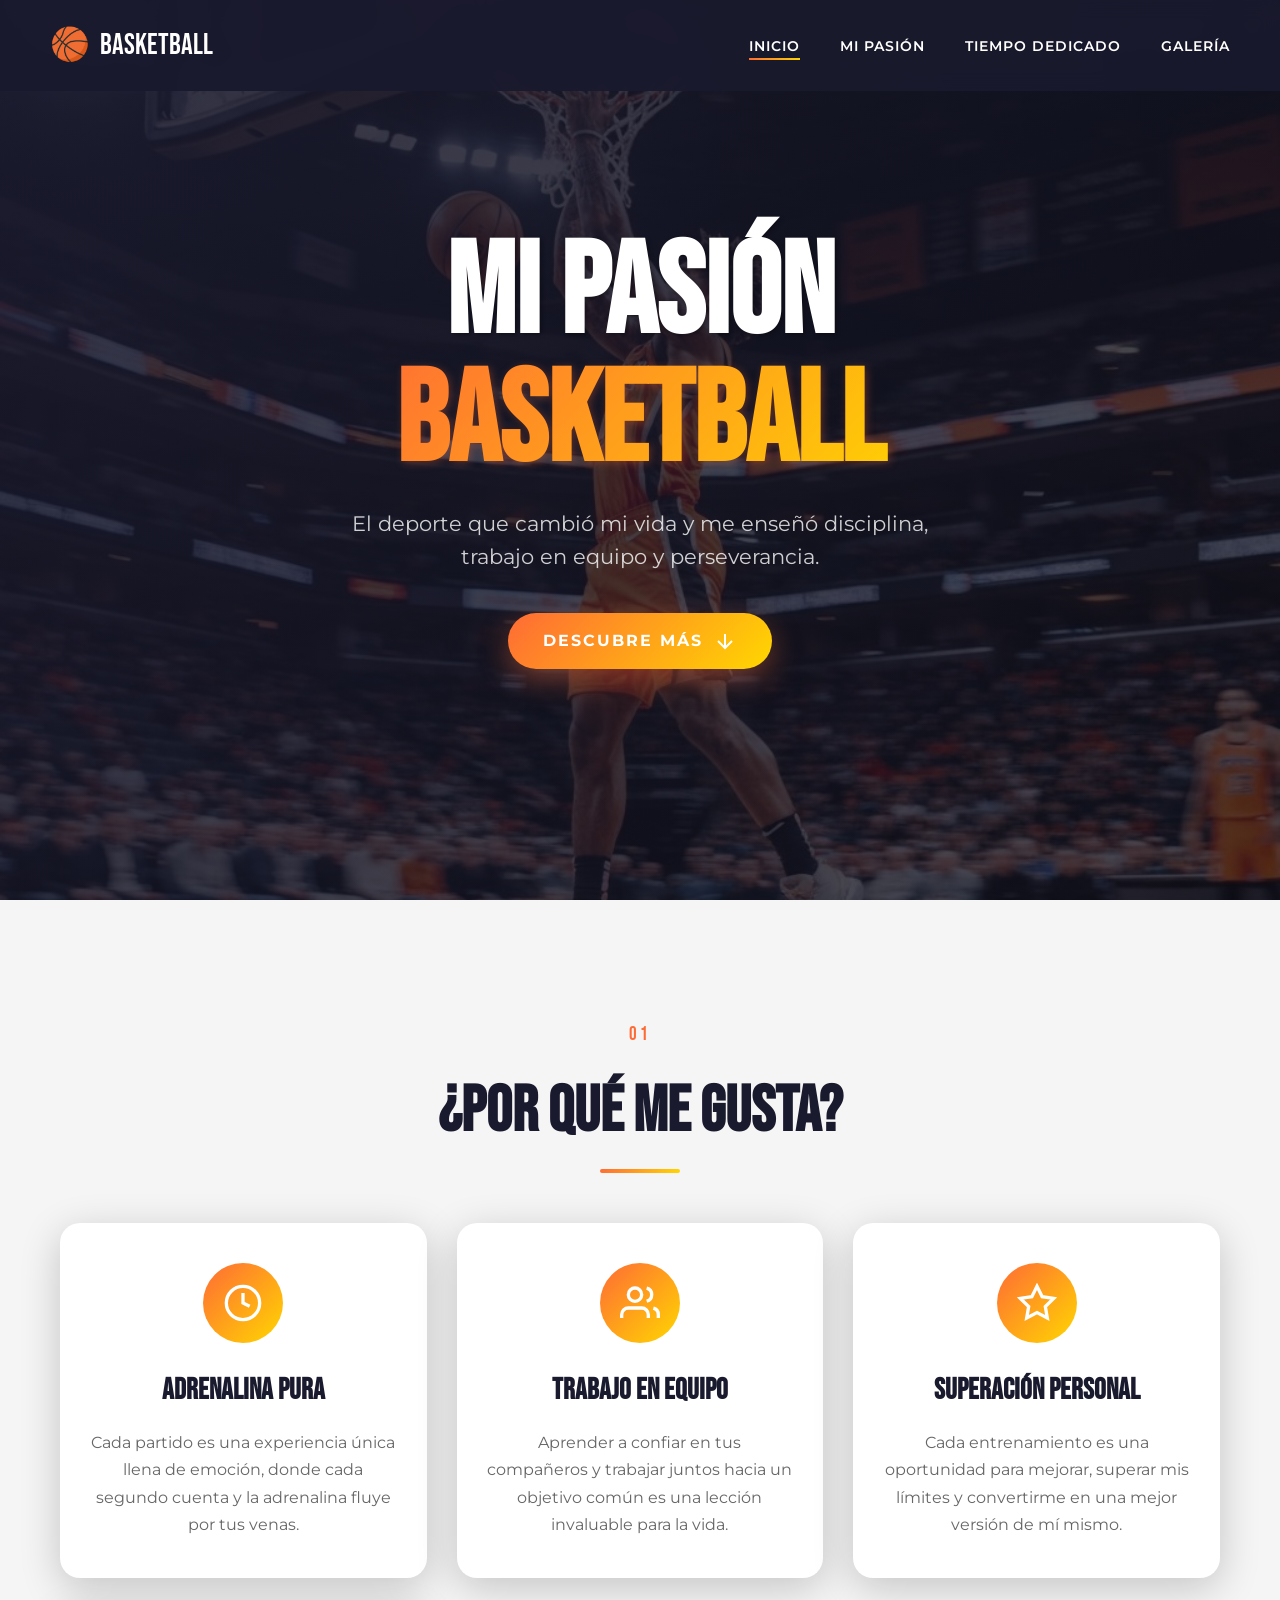
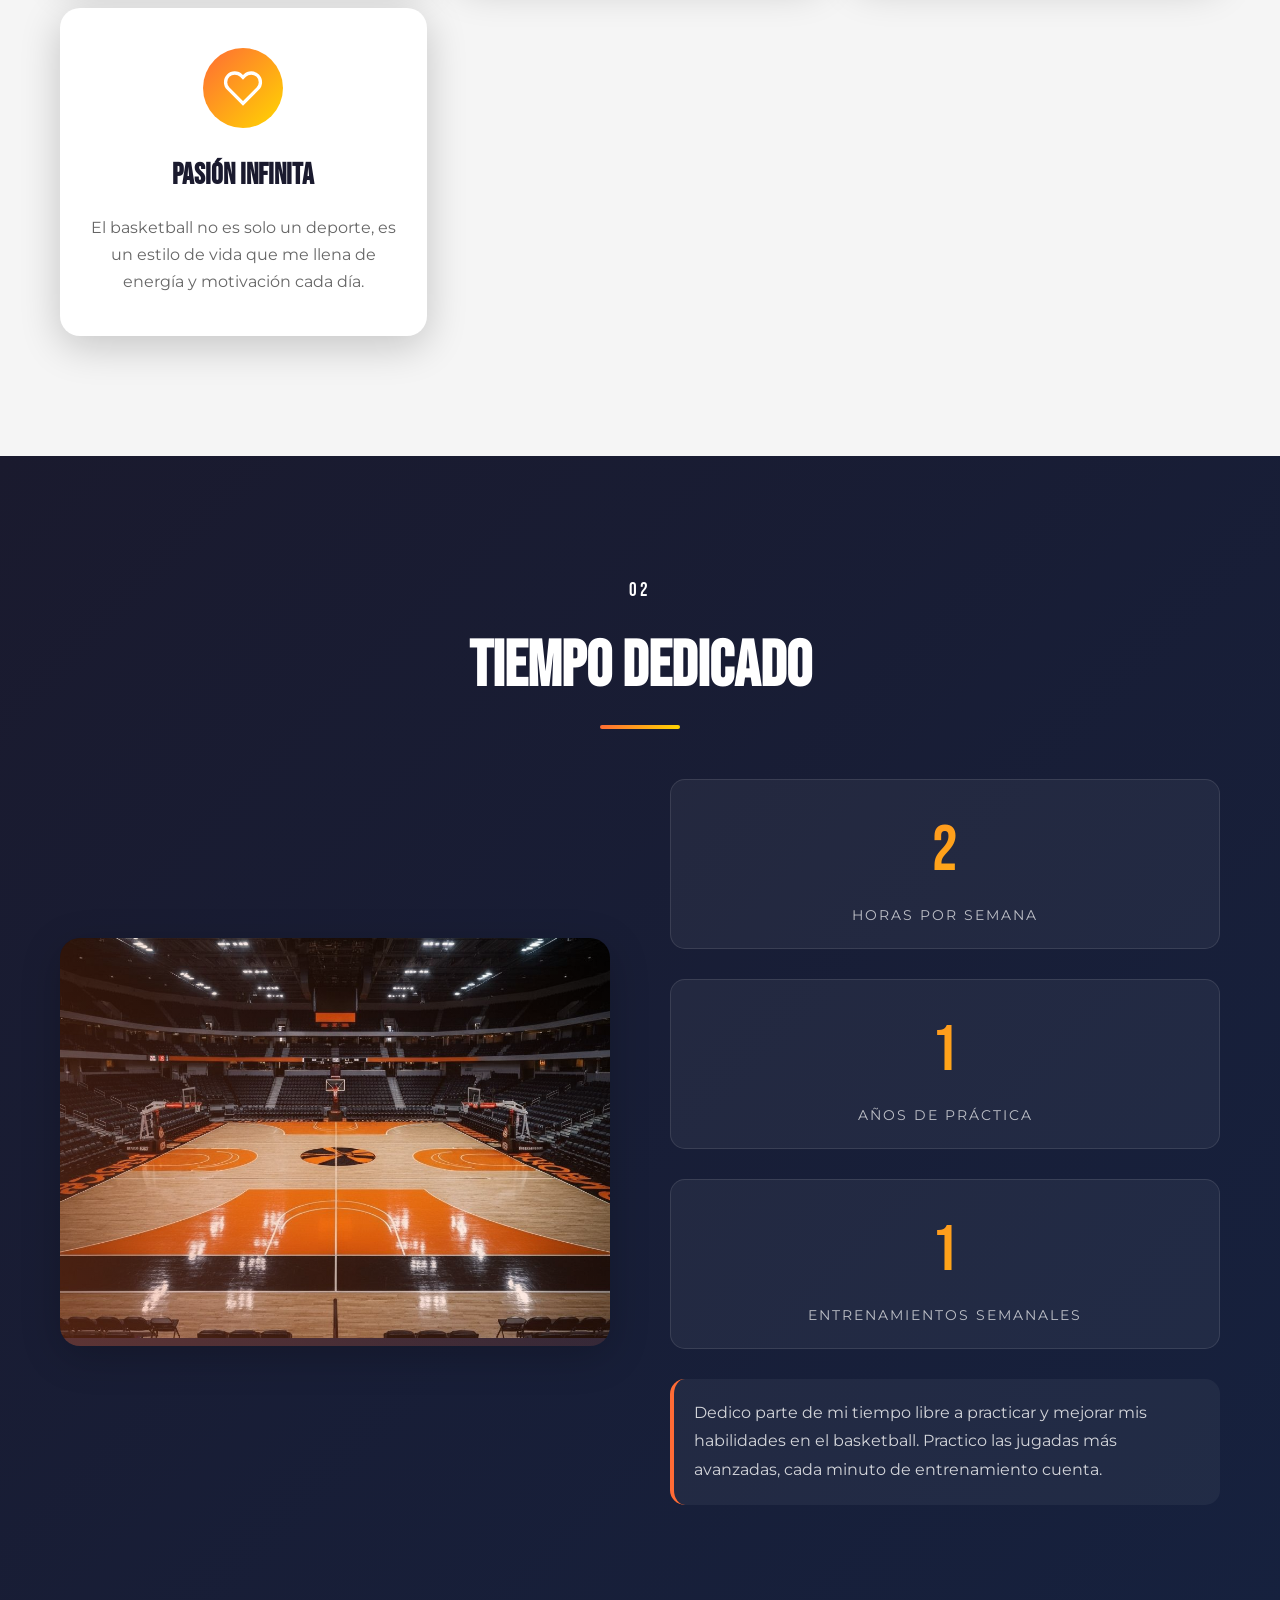
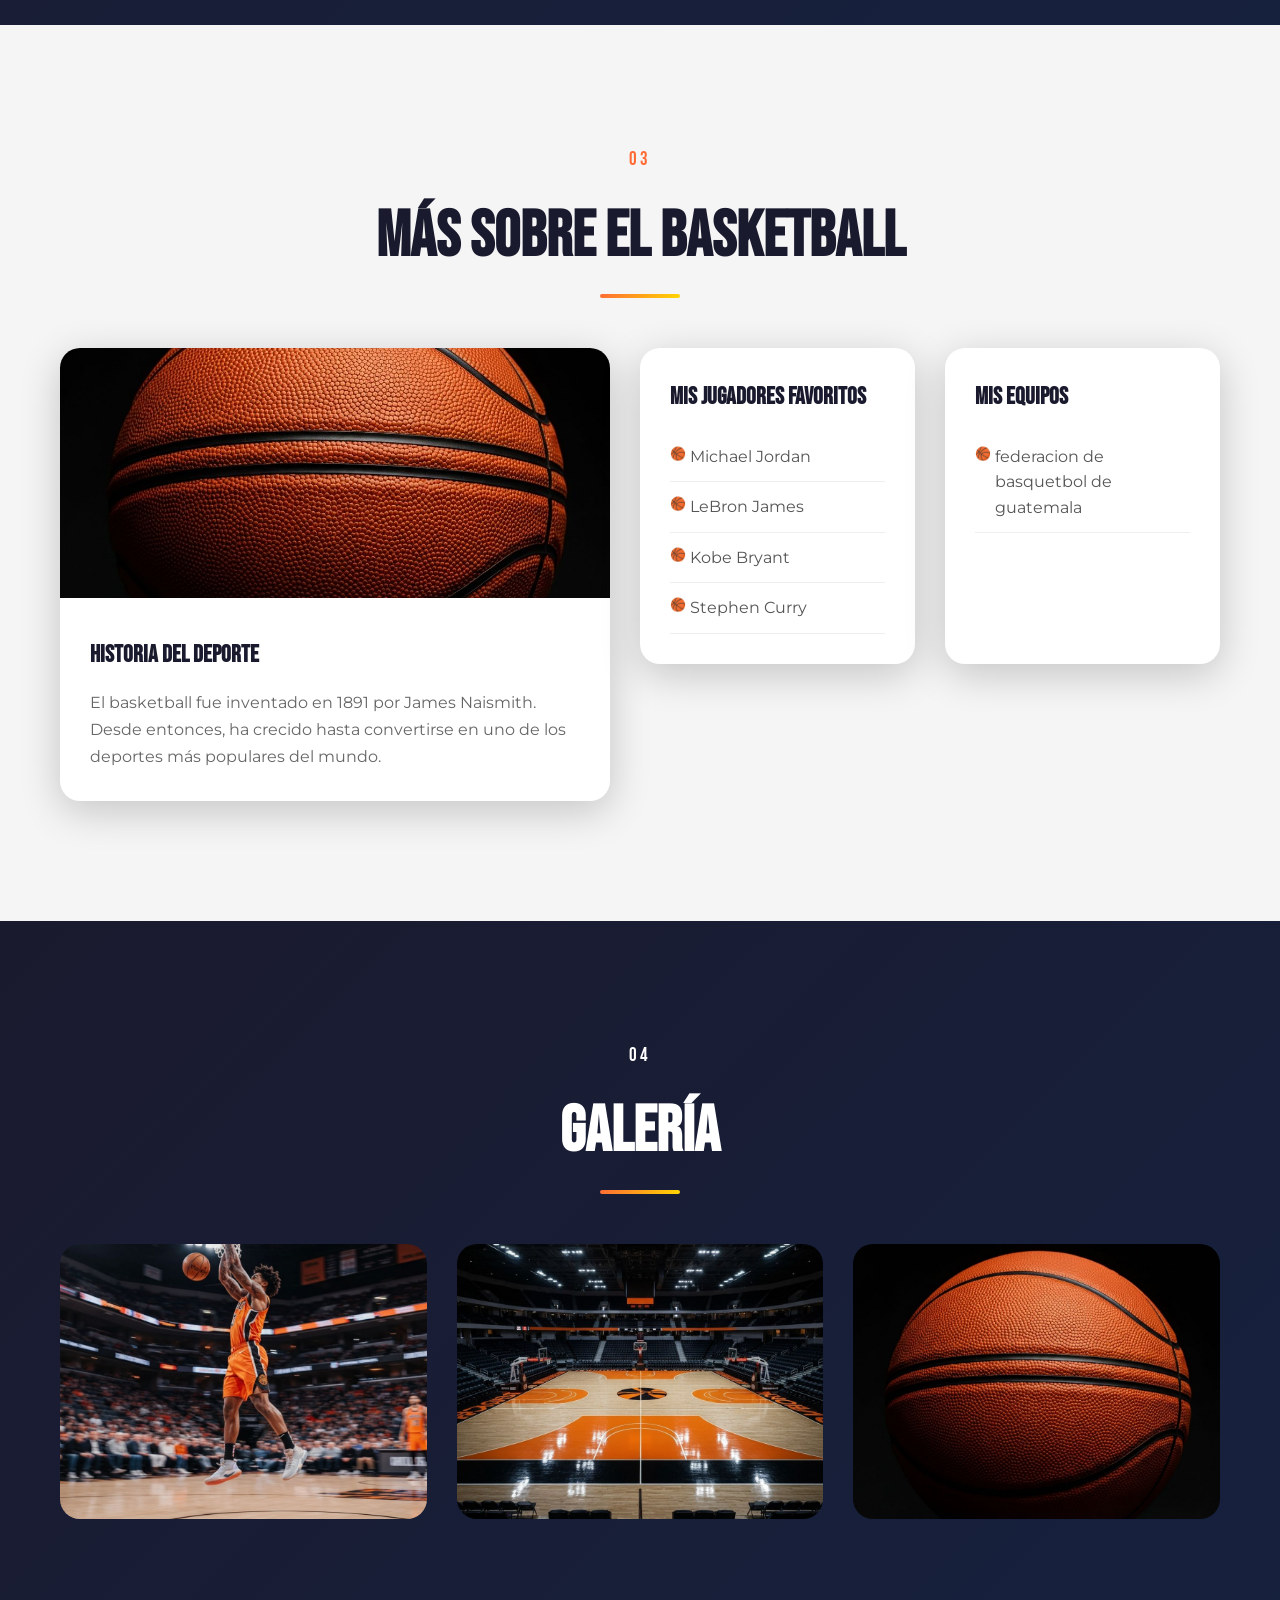
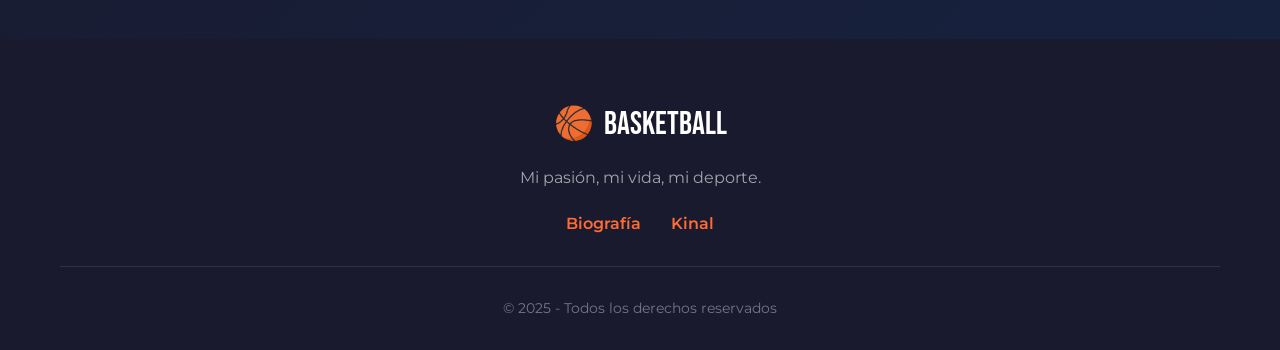
<file: html/index.html>
<!DOCTYPE html>
<html lang="en">
<head>
    <meta charset="UTF-8">
    <meta name="viewport" content="width=device-width, initial-scale=1.0">
    <title>Mi Pasión por el Basketball</title>
    <link rel="stylesheet" href="../css/index.css">
    <link href="https://fonts.googleapis.com/css2?family=Bebas+Neue&family=Montserrat:wght@400;600;700&display=swap" rel="stylesheet">
</head>
<body>
    <!-- Navegación -->
    <nav class="navbar">
        <div class="nav-logo">
            <span class="logo-icon">🏀</span>
            <span class="logo-text">BASKETBALL</span>
        </div>
        <button class="menu-toggle" id="menuToggle">
            <span></span>
            <span></span>
            <span></span>
        </button>
        <ul class="nav-links" id="navLinks">
            <li><a href="#inicio" class="nav-link active">Inicio</a></li>
            <li><a href="#pasion" class="nav-link">Mi Pasión</a></li>
            <li><a href="#tiempo" class="nav-link">Tiempo Dedicado</a></li>
            <li><a href="#galeria" class="nav-link">Galería</a></li>
        </ul>
    </nav>

    <!-- Hero Section -->
    <section class="hero" id="inicio">
        <div class="hero-overlay"></div>
        <div class="hero-content">
            <h1 class="hero-title animate-slide-up">
                <span class="title-line">MI PASIÓN</span>
                <span class="title-accent">BASKETBALL</span>
            </h1>
            <p class="hero-subtitle animate-fade-in">El deporte que cambió mi vida y me enseñó disciplina, trabajo en equipo y perseverancia.</p>
            <a href="#pasion" class="hero-btn animate-bounce">
                <span>Descubre más</span>
                <svg width="24" height="24" viewBox="0 0 24 24" fill="none" stroke="currentColor" stroke-width="2">
                    <path d="M12 5v14M5 12l7 7 7-7"/>
                </svg>
            </a>
        </div>
    </section>

    <!-- Sección Mi Pasión -->
    <section class="passion-section" id="pasion">
        <div class="container">
            <div class="section-header">
                <span class="section-number">01</span>
                <h2 class="section-title">¿Por qué me gusta?</h2>
            </div>
            <div class="passion-grid">
                <div class="passion-card animate-on-scroll">
                    <div class="card-icon">
                        <svg viewBox="0 0 24 24" fill="none" stroke="currentColor" stroke-width="2">
                            <path d="M12 2a10 10 0 1 0 10 10A10 10 0 0 0 12 2z"/>
                            <path d="M12 6v6l4 2"/>
                        </svg>
                    </div>
                    <h3>Adrenalina Pura</h3>
                    <p>Cada partido es una experiencia única llena de emoción, donde cada segundo cuenta y la adrenalina fluye por tus venas.</p>
                </div>
                <div class="passion-card animate-on-scroll">
                    <div class="card-icon">
                        <svg viewBox="0 0 24 24" fill="none" stroke="currentColor" stroke-width="2">
                            <path d="M17 21v-2a4 4 0 0 0-4-4H5a4 4 0 0 0-4 4v2"/>
                            <circle cx="9" cy="7" r="4"/>
                            <path d="M23 21v-2a4 4 0 0 0-3-3.87"/>
                            <path d="M16 3.13a4 4 0 0 1 0 7.75"/>
                        </svg>
                    </div>
                    <h3>Trabajo en Equipo</h3>
                    <p>Aprender a confiar en tus compañeros y trabajar juntos hacia un objetivo común es una lección invaluable para la vida.</p>
                </div>
                <div class="passion-card animate-on-scroll">
                    <div class="card-icon">
                        <svg viewBox="0 0 24 24" fill="none" stroke="currentColor" stroke-width="2">
                            <polygon points="12 2 15.09 8.26 22 9.27 17 14.14 18.18 21.02 12 17.77 5.82 21.02 7 14.14 2 9.27 8.91 8.26 12 2"/>
                        </svg>
                    </div>
                    <h3>Superación Personal</h3>
                    <p>Cada entrenamiento es una oportunidad para mejorar, superar mis límites y convertirme en una mejor versión de mí mismo.</p>
                </div>
                <div class="passion-card animate-on-scroll">
                    <div class="card-icon">
                        <svg viewBox="0 0 24 24" fill="none" stroke="currentColor" stroke-width="2">
                            <path d="M20.84 4.61a5.5 5.5 0 0 0-7.78 0L12 5.67l-1.06-1.06a5.5 5.5 0 0 0-7.78 7.78l1.06 1.06L12 21.23l7.78-7.78 1.06-1.06a5.5 5.5 0 0 0 0-7.78z"/>
                        </svg>
                    </div>
                    <h3>Pasión Infinita</h3>
                    <p>El basketball no es solo un deporte, es un estilo de vida que me llena de energía y motivación cada día.</p>
                </div>
            </div>
        </div>
    </section>

    <!-- Sección Tiempo Dedicado -->
    <section class="time-section" id="tiempo">
        <div class="container">
            <div class="section-header light">
                <span class="section-number">02</span>
                <h2 class="section-title">Tiempo Dedicado</h2>
            </div>
            <div class="time-content">
                <div class="time-image animate-on-scroll">
                    <img src="../images/court.jpg" alt="Cancha de basketball">
                    <div class="image-overlay"></div>
                </div>
                <div class="time-info">
                    <div class="time-stat animate-on-scroll">
                        <span class="stat-number" data-target="5">0</span>
                        <span class="stat-label">Horas por semana</span>
                    </div>
                    <div class="time-stat animate-on-scroll">
                        <span class="stat-number" data-target="4">0</span>
                        <span class="stat-label">Años de práctica</span>
                    </div>
                    <div class="time-stat animate-on-scroll">
                        <span class="stat-number" data-target="3">0</span>
                        <span class="stat-label">Entrenamientos semanales</span>
                    </div>
                    <p class="time-description animate-on-scroll">
                        Dedico parte de mi tiempo libre a practicar y mejorar mis habilidades en el basketball. 
                        Practico las jugadas más avanzadas, cada minuto de entrenamiento cuenta.
                    </p>
                </div>
            </div>
        </div>
    </section>

    <!-- Sección Información Adicional -->
    <section class="info-section">
        <div class="container">
            <div class="section-header">
                <span class="section-number">03</span>
                <h2 class="section-title">Más sobre el Basketball</h2>
            </div>
            <div class="info-grid">
                <div class="info-card large animate-on-scroll">
                    <img src="../images/basketball-ball.jpg" alt="Balón de basketball">
                    <div class="info-card-content">
                        <h3>Historia del Deporte</h3>
                        <p>El basketball fue inventado en 1891 por James Naismith. Desde entonces, ha crecido hasta convertirse en uno de los deportes más populares del mundo.</p>
                    </div>
                </div>
                <div class="info-card animate-on-scroll">
                    <h3>Mis Jugadores Favoritos</h3>
                    <ul class="player-list">
                        <li>Michael Jordan</li>
                        <li>LeBron James</li>
                        <li>Kobe Bryant</li>
                        <li>Stephen Curry</li>
                    </ul>
                </div>
                <div class="info-card animate-on-scroll">
                    <h3>Mis Equipos</h3>
                    <ul class="team-list">
                        <li>federacion de basquetbol de guatemala</li>
                    </ul>
                </div>
            </div>
        </div>
    </section>

    <!-- Sección Galería -->
    <section class="gallery-section" id="galeria">
        <div class="container">
            <div class="section-header light">
                <span class="section-number">04</span>
                <h2 class="section-title">Galería</h2>
            </div>
            <div class="gallery-grid">
                <div class="gallery-item animate-on-scroll">
                    <img src="../images/hero-basketball.jpg" alt="Jugada de basketball">
                    <div class="gallery-overlay">
                        <span>Acción en la cancha</span>
                    </div>
                </div>
                <div class="gallery-item animate-on-scroll">
                    <img src="../images/court.jpg" alt="Cancha profesional">
                    <div class="gallery-overlay">
                        <span>La cancha</span>
                    </div>
                </div>
                <div class="gallery-item animate-on-scroll">
                    <img src="../images/basketball-ball.jpg" alt="Balón de basketball">
                    <div class="gallery-overlay">
                        <span>El balón</span>
                    </div>
                </div>
            </div>
        </div>
    </section>

        <!-- Footer -->
    <footer class="footer">
        <div class="container">
            <div class="footer-content">
                <div class="footer-logo">
                    <span class="logo-icon">🏀</span>
                    <span>BASKETBALL</span>
                </div>
                <p class="footer-text">Mi pasión, mi vida, mi deporte.</p>
                <div class="footer-links">
                    <a href="../html/segunda.html">Biografía</a>
                    <a href="../html/kinal.html">Kinal</a>
                </div>
            </div>
            <div class="footer-bottom">
                <p>&copy; 2025 - Todos los derechos reservados</p>
            </div>
        </div>
    </footer>

    <script src="../js/index.js"></script>
</body>
</html>
</file>
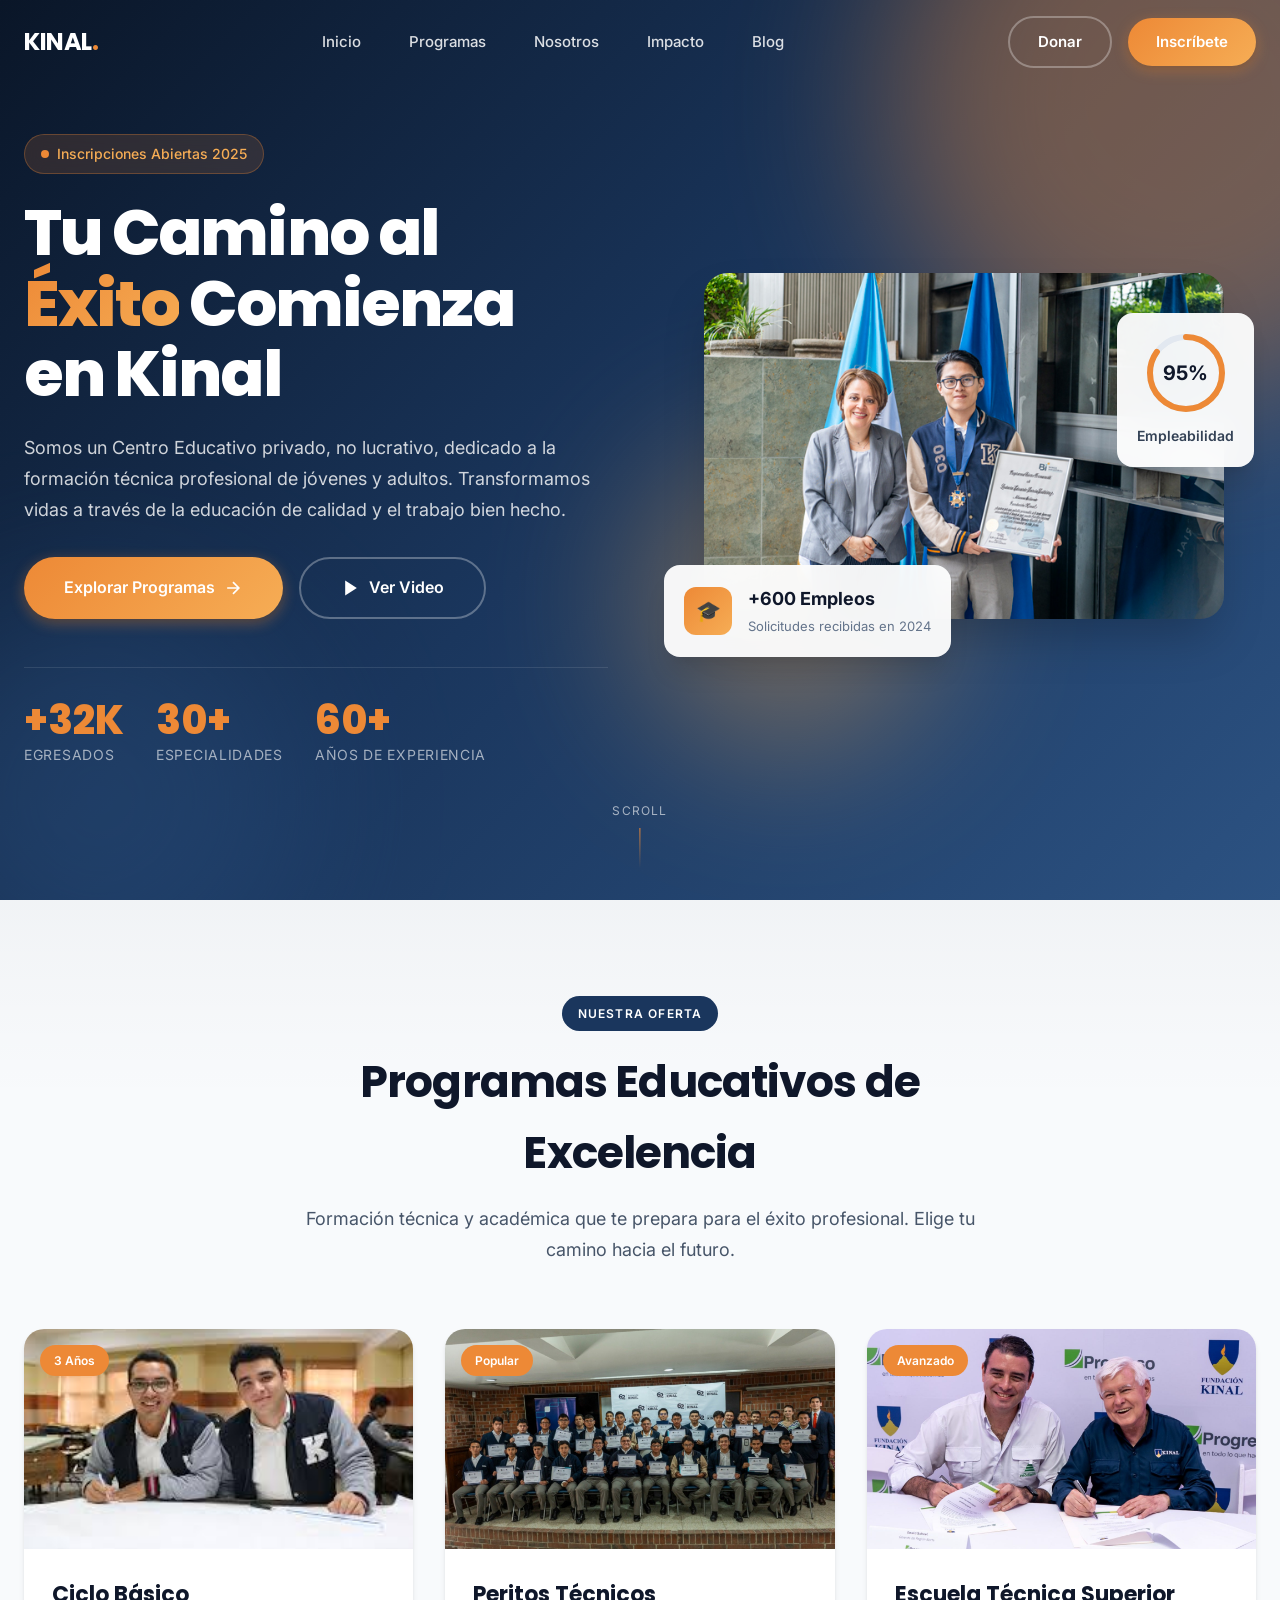
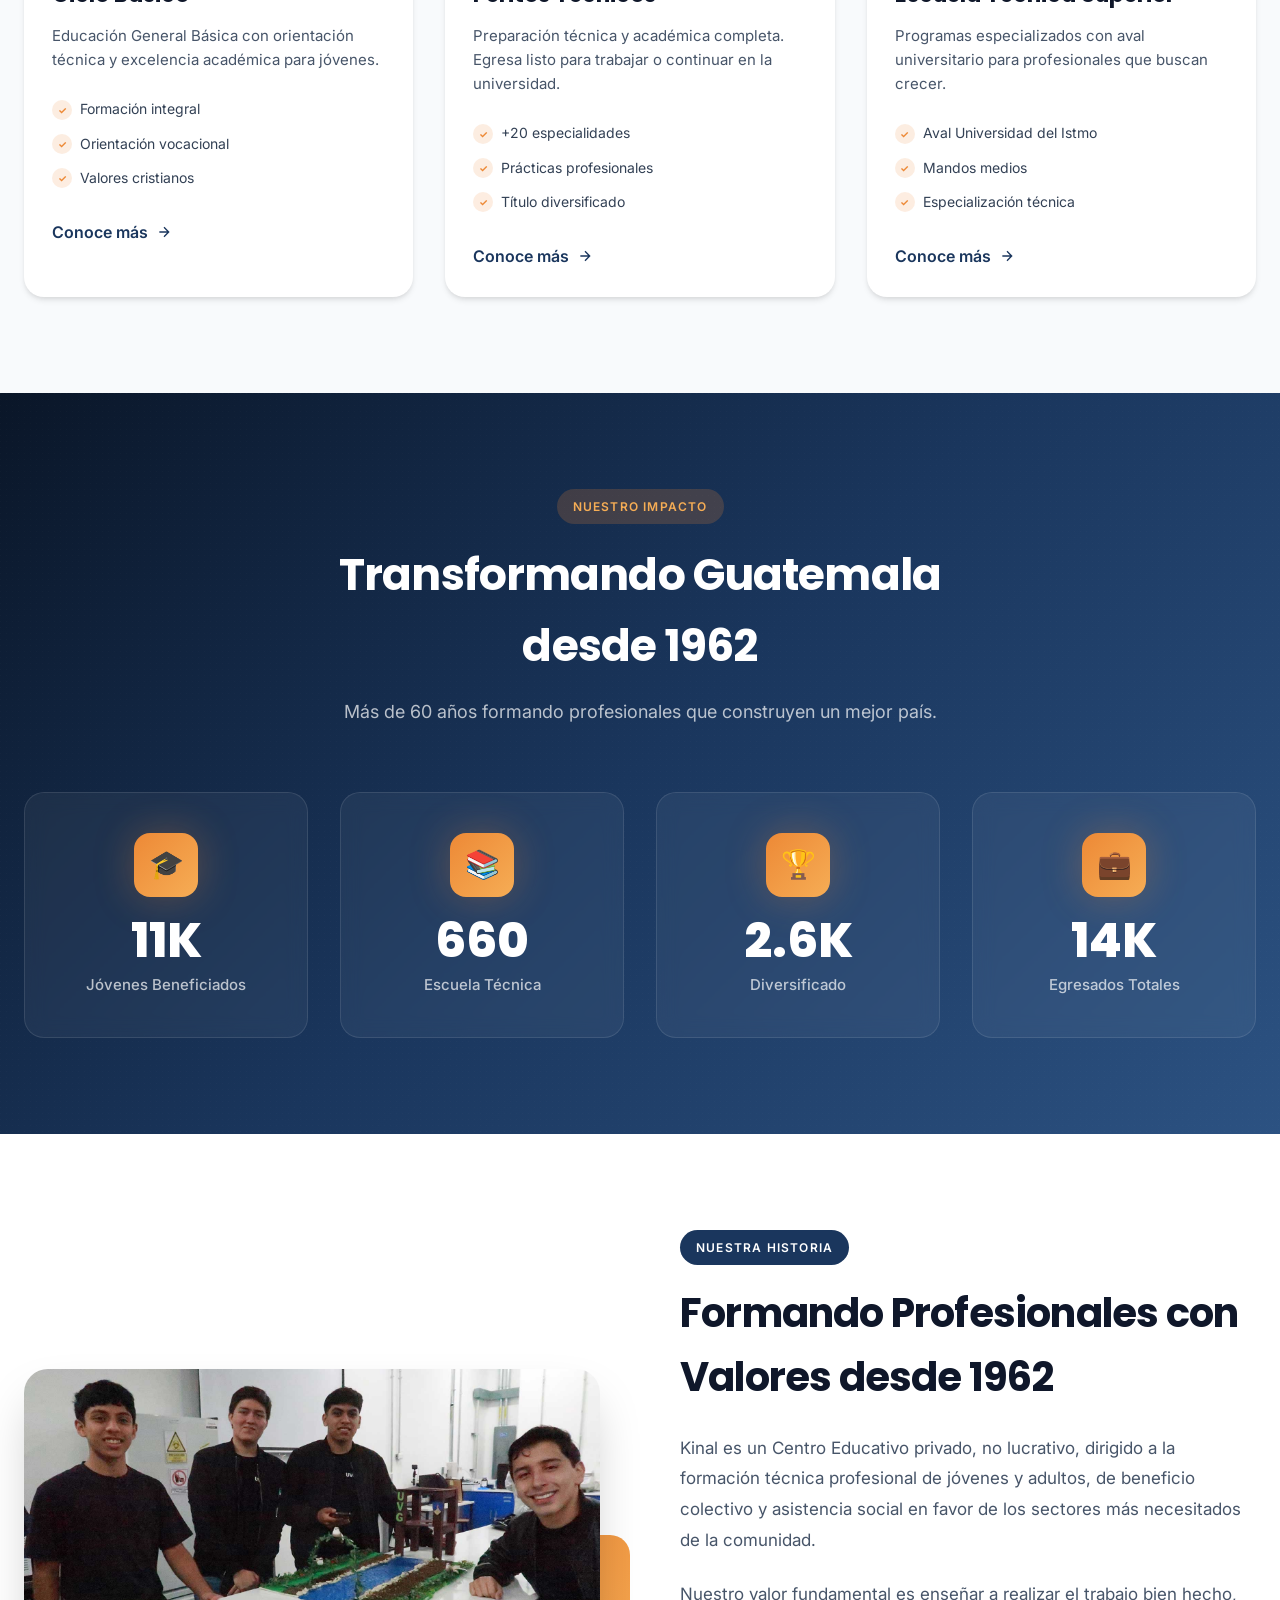
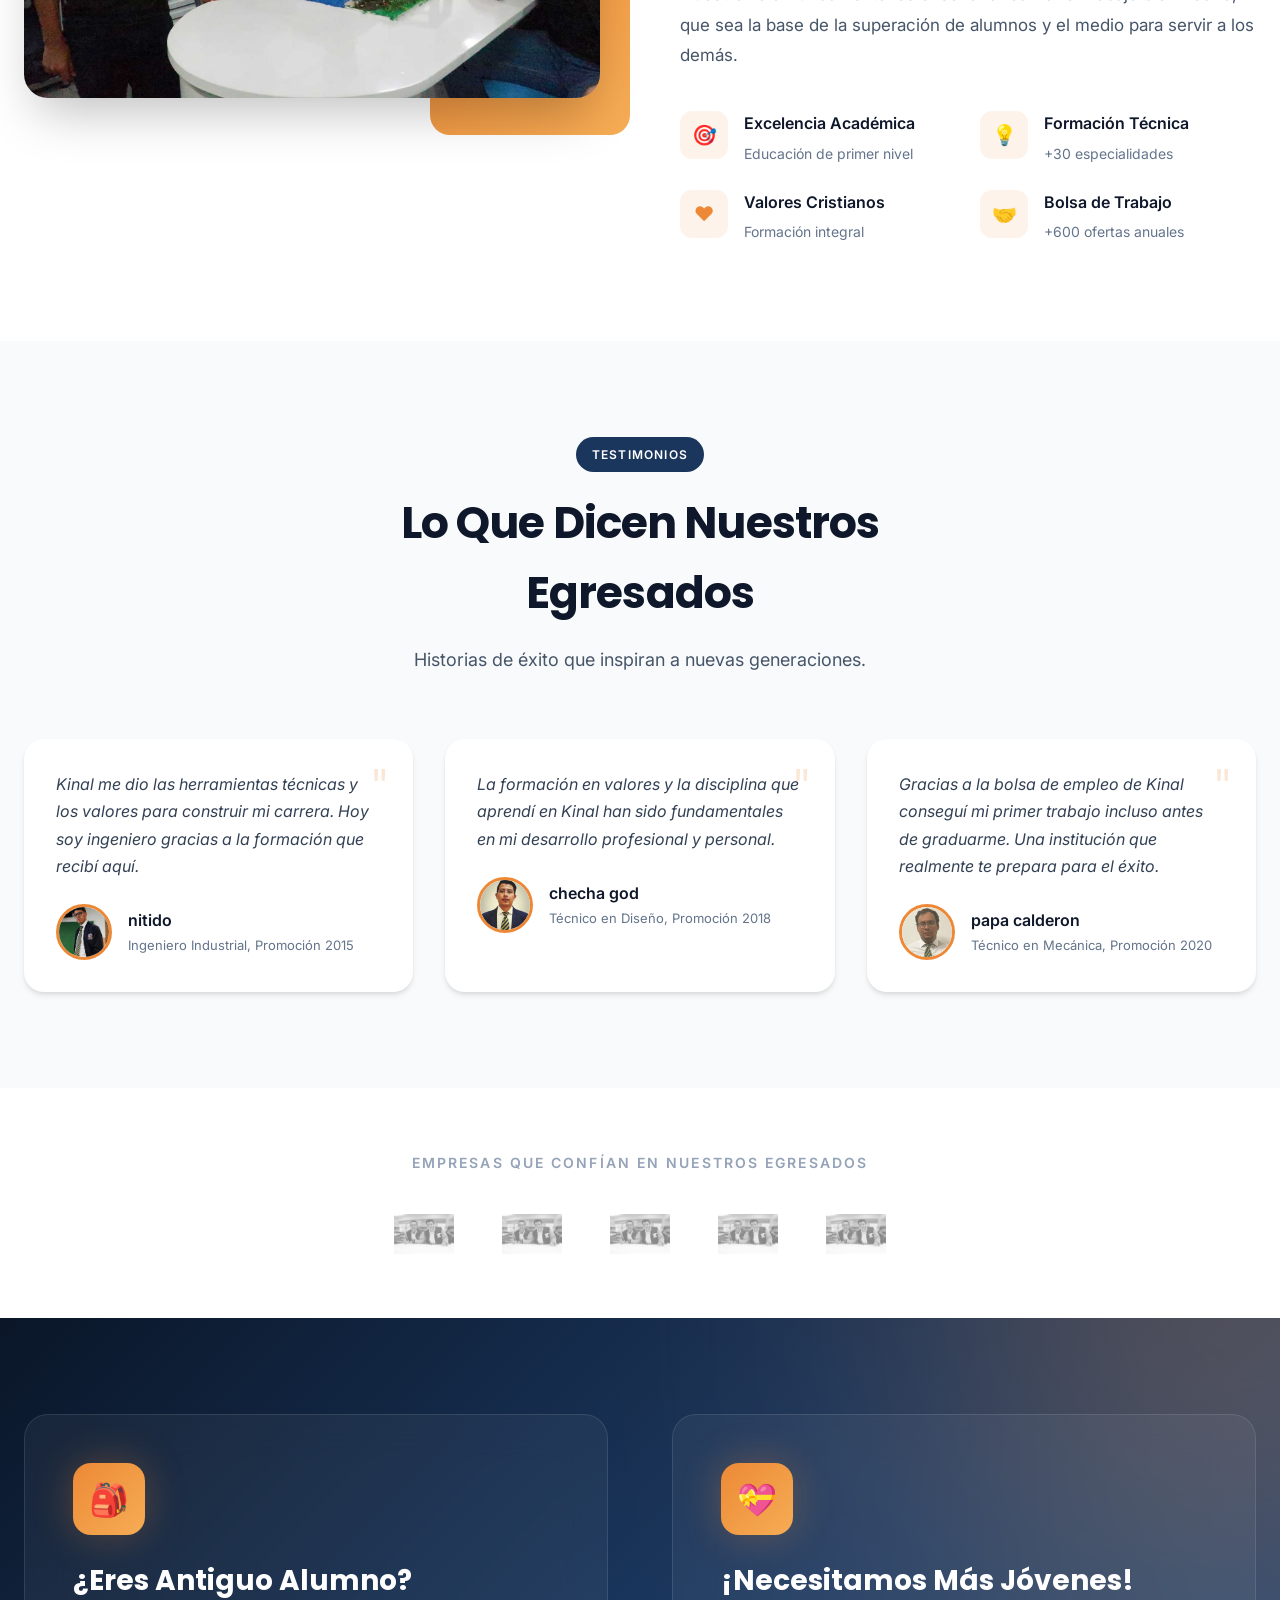
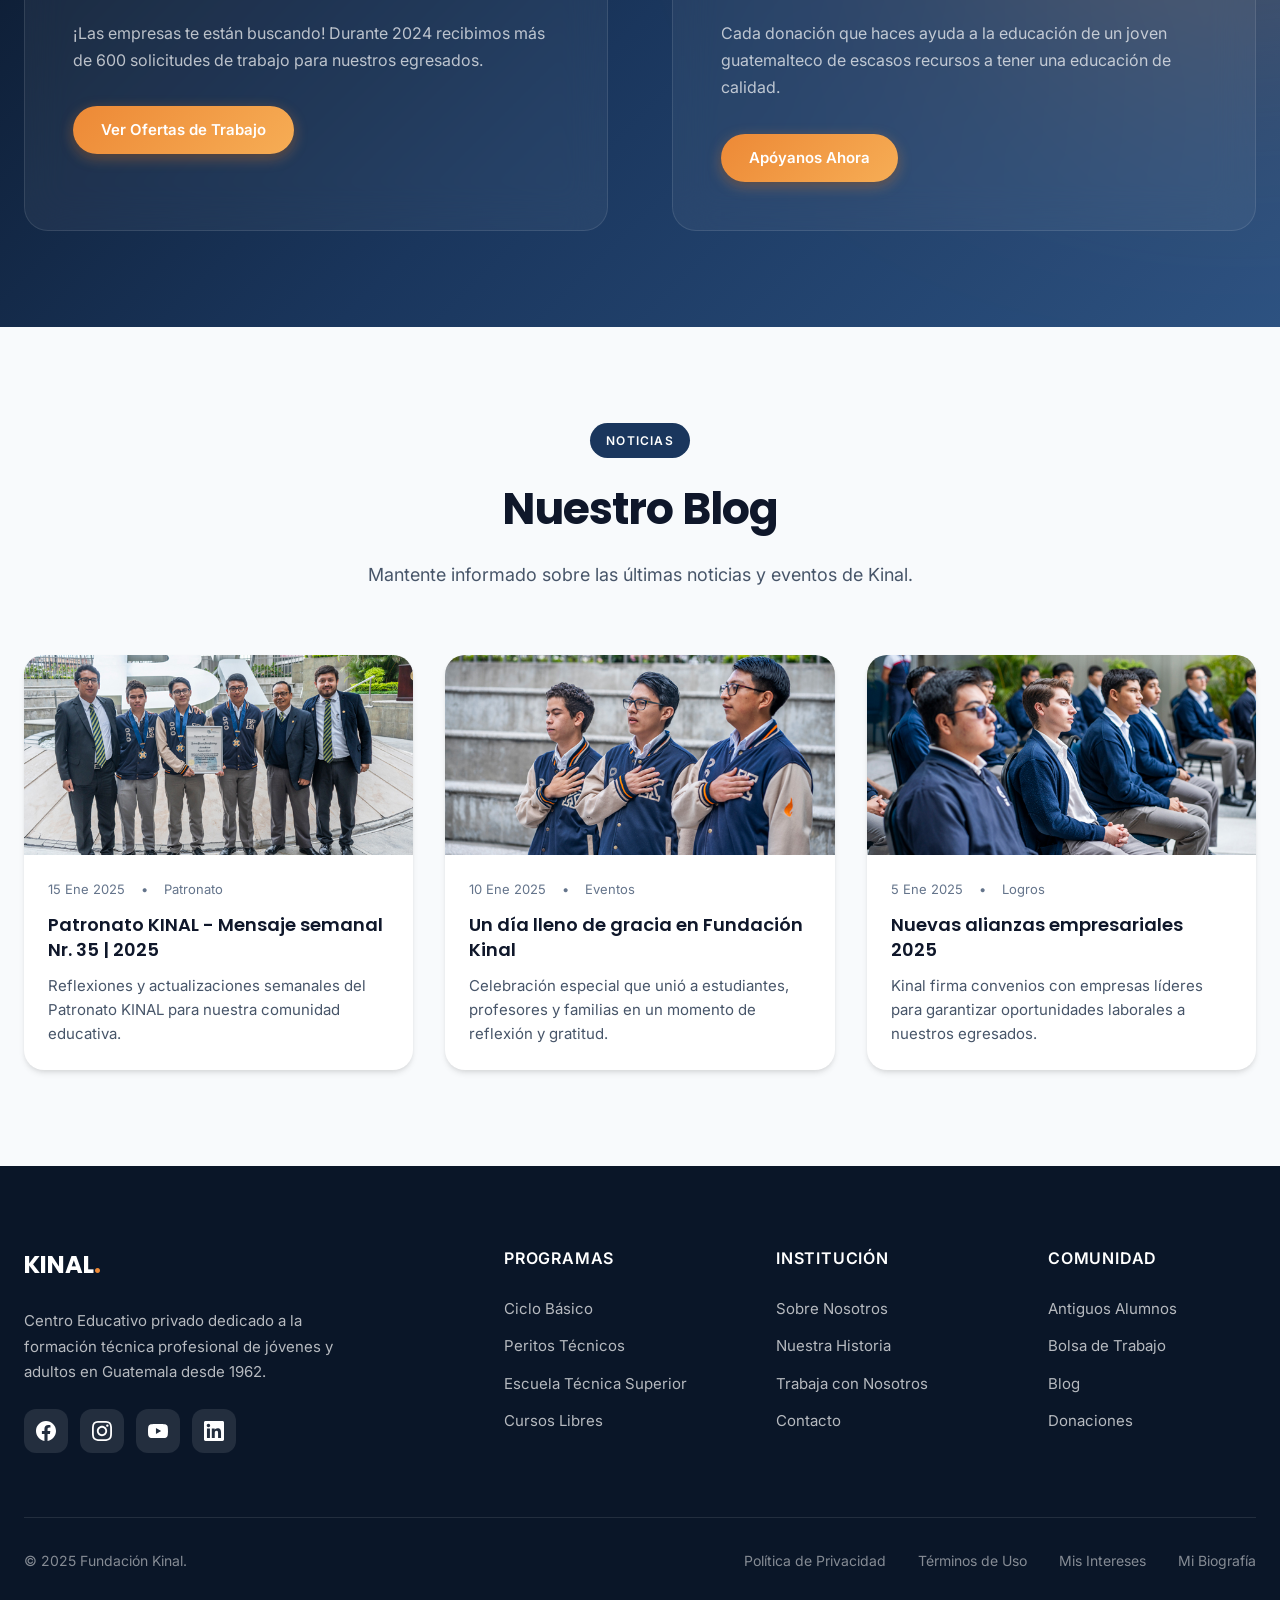
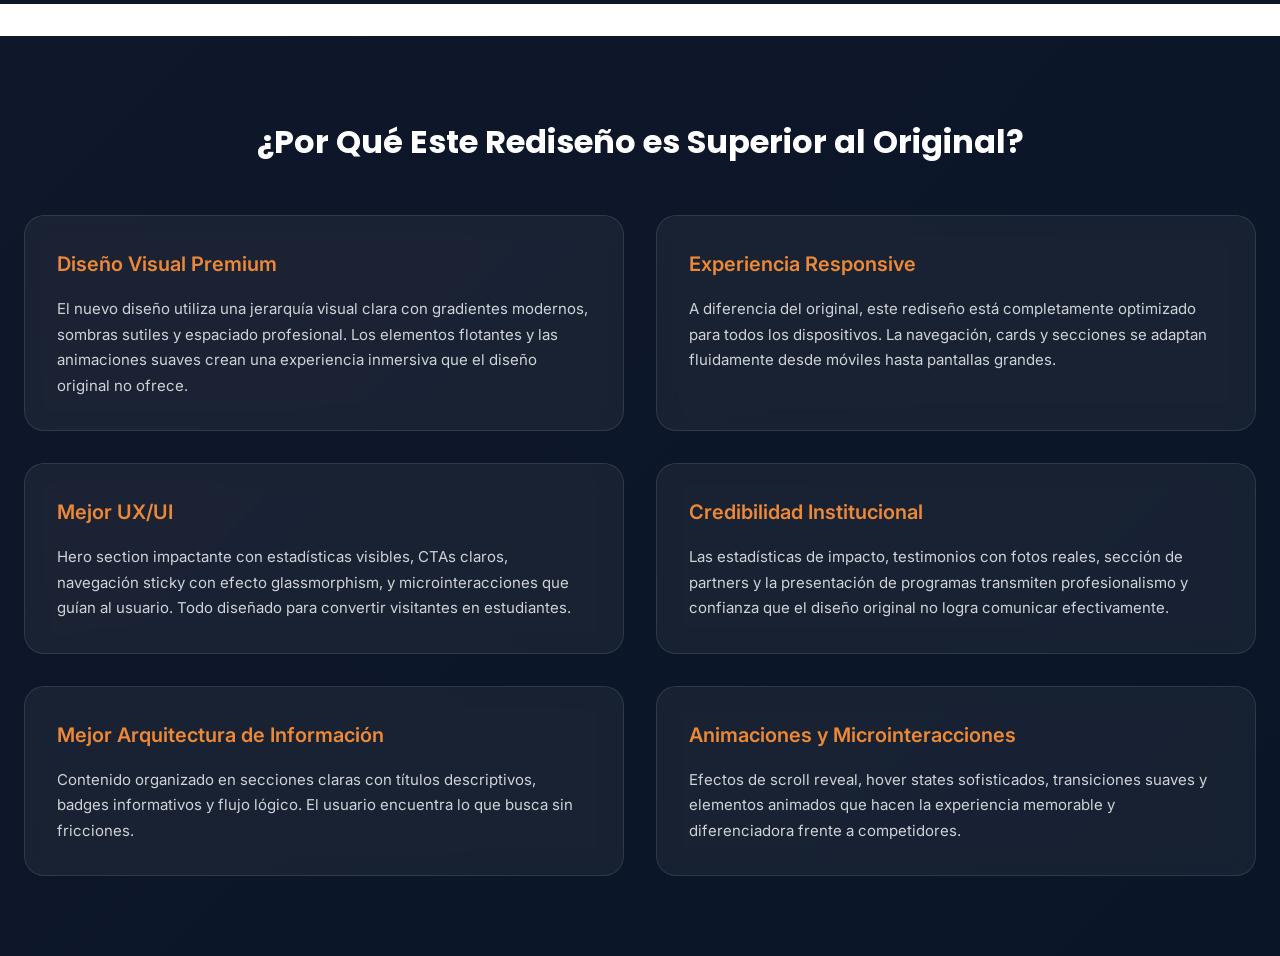
<file: html/kinal.html>
<!DOCTYPE html>
<html lang="en">
<head>
    <meta charset="UTF-8">
    <meta name="viewport" content="width=device-width, initial-scale=1.0">
    <title>Fundación Kinal | Tu Camino al Éxito - Guatemala</title>
    <link rel="stylesheet" href="../css/kinal.css">
    <link rel="preconnect" href="https://fonts.googleapis.com">
    <link rel="preconnect" href="https://fonts.gstatic.com" crossorigin>
    <link href="https://fonts.googleapis.com/css2?family=Inter:wght@400;500;600;700&family=Poppins:wght@600;700;800&display=swap" rel="stylesheet">


</head>
<body>
      <!-- Navegación Premium -->
  <nav class="navbar" id="navbar">
    <div class="container">
      <a href="Kinal.html" class="navbar-brand">
        <div class="navbar-brand-text">KINAL<span>.</span></div>
      </a>
      
      <ul class="navbar-menu">
        <li><a href="#inicio">Inicio</a></li>
        <li><a href="#programas">Programas</a></li>
        <li><a href="#nosotros">Nosotros</a></li>
        <li><a href="#impacto">Impacto</a></li>
        <li><a href="#blog">Blog</a></li>
      </ul>
      
      <div class="navbar-cta">
        <a href="#donar" class="btn btn-secondary">Donar</a>
        <a href="#inscripciones" class="btn btn-primary">Inscríbete</a>
      </div>
      
      <button class="mobile-menu-toggle" aria-label="Menú">
        <span></span>
        <span></span>
        <span></span>
      </button>
    </div>
  </nav>


    <!-- Hero Section Impactante -->
  <section class="hero" id="inicio">
    <div class="hero-shapes">
      <div class="hero-shape hero-shape-1"></div>
      <div class="hero-shape hero-shape-2"></div>
      <div class="hero-shape hero-shape-3"></div>
    </div>
    
    <div class="container">
      <div class="hero-content">
        <div class="hero-text">
          <div class="hero-badge">
            <span class="hero-badge-dot"></span>
            Inscripciones Abiertas 2025
          </div>
          
          <h1 class="hero-title text-balance">
            Tu Camino al <span class="highlight">Éxito</span> Comienza en Kinal
          </h1>
          
          <p class="hero-description">
            Somos un Centro Educativo privado, no lucrativo, dedicado a la formación técnica profesional de jóvenes y adultos. Transformamos vidas a través de la educación de calidad y el trabajo bien hecho.
          </p>
          
          <div class="hero-buttons">
            <a href="#programas" class="btn btn-primary btn-large">
              Explorar Programas
              <svg width="20" height="20" viewBox="0 0 24 24" fill="none" stroke="currentColor" stroke-width="2">
                <path d="M5 12h14M12 5l7 7-7 7"/>
              </svg>
            </a>
            <a href="#video" class="btn btn-secondary btn-large">
              <svg width="20" height="20" viewBox="0 0 24 24" fill="currentColor">
                <polygon points="5 3 19 12 5 21 5 3"/>
              </svg>
              Ver Video
            </a>
          </div>
          
          <div class="hero-stats">
            <div class="hero-stat">
              <div class="hero-stat-number">+32K</div>
              <div class="hero-stat-label">Egresados</div>
            </div>
            <div class="hero-stat">
              <div class="hero-stat-number">30+</div>
              <div class="hero-stat-label">Especialidades</div>
            </div>
            <div class="hero-stat">
              <div class="hero-stat-number">60+</div>
              <div class="hero-stat-label">Años de Experiencia</div>
            </div>
          </div>
        </div>
        
        <div class="hero-visual">
          <div class="hero-image-wrapper">
            <img src="../images/kinaal.jpg" alt="Estudiantes de Kinal en laboratorio técnico" class="hero-image">
            
            <div class="hero-card hero-card-1">
              <div class="hero-card-icon">🎓</div>
              <div class="hero-card-content">
                <h4>+600 Empleos</h4>
                <p>Solicitudes recibidas en 2024</p>
              </div>
            </div>
            
            <div class="hero-card hero-card-2">
              <div class="stat-ring">
                <svg width="80" height="80">
                  <circle class="bg" cx="40" cy="40" r="36"/>
                  <circle class="progress" cx="40" cy="40" r="36"/>
                </svg>
                <span class="stat-value">95%</span>
              </div>
              <h4>Empleabilidad</h4>
            </div>
          </div>
        </div>
      </div>
    </div>
    
    <div class="scroll-indicator">
      <span>Scroll</span>
      <div class="scroll-indicator-line"></div>
    </div>
  </section>

  <!-- Programas Educativos -->
  <section class="programs section" id="programas">
    <div class="container">
      <div class="section-header fade-in-up">
        <span class="section-badge">Nuestra Oferta</span>
        <h2 class="section-title">Programas Educativos de Excelencia</h2>
        <p class="section-description">
          Formación técnica y académica que te prepara para el éxito profesional. Elige tu camino hacia el futuro.
        </p>
      </div>
      
      <div class="programs-grid">
        <article class="program-card fade-in-up delay-100">
          <div class="program-card-image">
            <img src="../images/hero-students.jpg" alt="Ciclo Básico">
            <span class="program-card-badge">3 Años</span>
          </div>
          <div class="program-card-content">
            <h3 class="program-card-title">Ciclo Básico</h3>
            <p class="program-card-description">
              Educación General Básica con orientación técnica y excelencia académica para jóvenes.
            </p>
            <ul class="program-card-features">
              <li>Formación integral</li>
              <li>Orientación vocacional</li>
              <li>Valores cristianos</li>
            </ul>
            <a href="#" class="program-card-link">
              Conoce más
              <svg width="16" height="16" viewBox="0 0 24 24" fill="none" stroke="currentColor" stroke-width="2">
                <path d="M5 12h14M12 5l7 7-7 7"/>
              </svg>
            </a>
          </div>
        </article>
        
        <article class="program-card fade-in-up delay-200">
          <div class="program-card-image">
            <img src="../images/kinal xd.jpg" alt="Peritos Técnicos">
            <span class="program-card-badge">Popular</span>
          </div>
          <div class="program-card-content">
            <h3 class="program-card-title">Peritos Técnicos</h3>
            <p class="program-card-description">
              Preparación técnica y académica completa. Egresa listo para trabajar o continuar en la universidad.
            </p>
            <ul class="program-card-features">
              <li>+20 especialidades</li>
              <li>Prácticas profesionales</li>
              <li>Título diversificado</li>
            </ul>
            <a href="#" class="program-card-link">
              Conoce más
              <svg width="16" height="16" viewBox="0 0 24 24" fill="none" stroke="currentColor" stroke-width="2">
                <path d="M5 12h14M12 5l7 7-7 7"/>
              </svg>
            </a>
          </div>
        </article>
        
        <article class="program-card fade-in-up delay-300">
          <div class="program-card-image">
            <img src="../images/kinalxd.jpg" alt="Escuela Técnica Superior">
            <span class="program-card-badge">Avanzado</span>
          </div>
          <div class="program-card-content">
            <h3 class="program-card-title">Escuela Técnica Superior</h3>
            <p class="program-card-description">
              Programas especializados con aval universitario para profesionales que buscan crecer.
            </p>
            <ul class="program-card-features">
              <li>Aval Universidad del Istmo</li>
              <li>Mandos medios</li>
              <li>Especialización técnica</li>
            </ul>
            <a href="#" class="program-card-link">
              Conoce más
              <svg width="16" height="16" viewBox="0 0 24 24" fill="none" stroke="currentColor" stroke-width="2">
                <path d="M5 12h14M12 5l7 7-7 7"/>
              </svg>
            </a>
          </div>
        </article>
      </div>
    </div>
  </section>

  <!-- Impacto en Números -->
  <section class="impact section" id="impacto">
    <div class="container">
      <div class="section-header">
        <span class="section-badge">Nuestro Impacto</span>
        <h2 class="section-title">Transformando Guatemala desde 1962</h2>
        <p class="section-description">
          Más de 60 años formando profesionales que construyen un mejor país.
        </p>
      </div>
      
      <div class="impact-grid">
        <div class="impact-card fade-in-up delay-100">
          <div class="impact-card-icon">🎓</div>
          <div class="impact-card-number" data-count="25000">25K</div>
          <div class="impact-card-label">Jóvenes Beneficiados</div>
        </div>
        
        <div class="impact-card fade-in-up delay-200">
          <div class="impact-card-icon">📚</div>
          <div class="impact-card-number" data-count="1500">1.5K</div>
          <div class="impact-card-label">Escuela Técnica</div>
        </div>
        
        <div class="impact-card fade-in-up delay-300">
          <div class="impact-card-icon">🏆</div>
          <div class="impact-card-number" data-count="6000">6K</div>
          <div class="impact-card-label">Diversificado</div>
        </div>
        
        <div class="impact-card fade-in-up delay-400">
          <div class="impact-card-icon">💼</div>
          <div class="impact-card-number" data-count="32000">+32K</div>
          <div class="impact-card-label">Egresados Totales</div>
        </div>
      </div>
    </div>
  </section>

  <!-- Sobre Nosotros -->
  <section class="about section" id="nosotros">
    <div class="container">
      <div class="about-content">
        <div class="about-image-wrapper fade-in-left">
          <img src="../images/mapache.jpg" alt="Instalaciones de Kinal" class="about-image">
          <div class="about-image-accent"></div>
        </div>
        
        <div class="about-text fade-in-right">
          <span class="section-badge">Nuestra Historia</span>
          <h2>Formando Profesionales con Valores desde 1962</h2>
          <p>
            Kinal es un Centro Educativo privado, no lucrativo, dirigido a la formación técnica profesional de jóvenes y adultos, de beneficio colectivo y asistencia social en favor de los sectores más necesitados de la comunidad.
          </p>
          <p>
            Nuestro valor fundamental es enseñar a realizar el trabajo bien hecho, que sea la base de la superación de alumnos y el medio para servir a los demás.
          </p>
          
          <div class="about-features">
            <div class="about-feature">
              <div class="about-feature-icon">🎯</div>
              <div class="about-feature-text">
                <h4>Excelencia Académica</h4>
                <p>Educación de primer nivel</p>
              </div>
            </div>
            <div class="about-feature">
              <div class="about-feature-icon">💡</div>
              <div class="about-feature-text">
                <h4>Formación Técnica</h4>
                <p>+30 especialidades</p>
              </div>
            </div>
            <div class="about-feature">
              <div class="about-feature-icon">❤️</div>
              <div class="about-feature-text">
                <h4>Valores Cristianos</h4>
                <p>Formación integral</p>
              </div>
            </div>
            <div class="about-feature">
              <div class="about-feature-icon">🤝</div>
              <div class="about-feature-text">
                <h4>Bolsa de Trabajo</h4>
                <p>+600 ofertas anuales</p>
              </div>
            </div>
          </div>
        </div>
      </div>
    </div>
  </section>

  <!-- Testimonios -->
  <section class="testimonials section">
    <div class="container">
      <div class="section-header fade-in-up">
        <span class="section-badge">Testimonios</span>
        <h2 class="section-title">Lo Que Dicen Nuestros Egresados</h2>
        <p class="section-description">
          Historias de éxito que inspiran a nuevas generaciones.
        </p>
      </div>
      
      <div class="testimonials-grid">
        <article class="testimonial-card fade-in-up delay-100">
          <span class="testimonial-quote">"</span>
          <p class="testimonial-content">
            Kinal me dio las herramientas técnicas y los valores para construir mi carrera. Hoy soy ingeniero gracias a la formación que recibí aquí.
          </p>
          <div class="testimonial-author">
            <img src="../images/nitido.jpg" alt="Carlos Mendoza" class="testimonial-avatar">
            <div class="testimonial-info">
              <h4>nitido</h4>
              <p>Ingeniero Industrial, Promoción 2015</p>
            </div>
          </div>
        </article>
        
        <article class="testimonial-card fade-in-up delay-200">
          <span class="testimonial-quote">"</span>
          <p class="testimonial-content">
            La formación en valores y la disciplina que aprendí en Kinal han sido fundamentales en mi desarrollo profesional y personal.
          </p>
          <div class="testimonial-author">
            <img src="../images/checha.jpg" alt="María García" class="testimonial-avatar">
            <div class="testimonial-info">
              <h4>checha god</h4>
              <p>Técnico en Diseño, Promoción 2018</p>
            </div>
          </div>
        </article>
        
        <article class="testimonial-card fade-in-up delay-300">
          <span class="testimonial-quote">"</span>
          <p class="testimonial-content">
            Gracias a la bolsa de empleo de Kinal conseguí mi primer trabajo incluso antes de graduarme. Una institución que realmente te prepara para el éxito.
          </p>
          <div class="testimonial-author">
            <img src="../images/calderon.jpg" alt="José Ramírez" class="testimonial-avatar">
            <div class="testimonial-info">
              <h4>papa calderon</h4>
              <p>Técnico en Mecánica, Promoción 2020</p>
            </div>
          </div>
        </article>
      </div>
    </div>
  </section>

  <!-- Partners -->
  <section class="partners">
    <div class="container">
      <p class="partners-title">Empresas que confían en nuestros egresados</p>
      <div class="partners-grid">
        <img src="../images/hero-students.jpg" alt="Partner 1" class="partner-logo">
        <img src="../images/hero-students.jpg" alt="Partner 2" class="partner-logo">
        <img src="../images/hero-students.jpg" alt="Partner 3" class="partner-logo">
        <img src="../images/hero-students.jpg" alt="Partner 4" class="partner-logo">
        <img src="../images/hero-students.jpg" alt="Partner 5" class="partner-logo">
      </div>
    </div>
  </section>

    <!-- Call to Action -->
  <section class="cta section" id="contacto">
    <div class="container">
      <div class="cta-content">
        <div class="cta-card fade-in-up delay-100">
          <div class="cta-card-icon">🎒</div>
          <h3>¿Eres Antiguo Alumno?</h3>
          <p>¡Las empresas te están buscando! Durante 2024 recibimos más de 600 solicitudes de trabajo para nuestros egresados.</p>
          <a href="#" class="btn btn-primary">Ver Ofertas de Trabajo</a>
        </div>
        
        <div class="cta-card fade-in-up delay-200">
          <div class="cta-card-icon">💝</div>
          <h3>¡Necesitamos Más Jóvenes!</h3>
          <p>Cada donación que haces ayuda a la educación de un joven guatemalteco de escasos recursos a tener una educación de calidad.</p>
          <a href="#" class="btn btn-primary">Apóyanos Ahora</a>
        </div>
      </div>
    </div>
  </section>

  <!-- Blog -->
  <section class="blog section" id="blog">
    <div class="container">
      <div class="section-header fade-in-up">
        <span class="section-badge">Noticias</span>
        <h2 class="section-title">Nuestro Blog</h2>
        <p class="section-description">
          Mantente informado sobre las últimas noticias y eventos de Kinal.
        </p>
      </div>
      
      <div class="blog-grid">
        <article class="blog-card fade-in-up delay-100">
          <div class="blog-card-image">
            <img src="../images/mas de kinal.jpg" alt="Artículo del blog">
          </div>
          <div class="blog-card-content">
            <div class="blog-card-meta">
              <span>15 Ene 2025</span>
              <span>•</span>
              <span>Patronato</span>
            </div>
            <h3 class="blog-card-title">Patronato KINAL - Mensaje semanal Nr. 35 | 2025</h3>
            <p class="blog-card-excerpt">Reflexiones y actualizaciones semanales del Patronato KINAL para nuestra comunidad educativa.</p>
          </div>
        </article>
        
        <article class="blog-card fade-in-up delay-200">
          <div class="blog-card-image">
            <img src="../images/otro de kinal.jpg" alt="Artículo del blog">
          </div>
          <div class="blog-card-content">
            <div class="blog-card-meta">
              <span>10 Ene 2025</span>
              <span>•</span>
              <span>Eventos</span>
            </div>
            <h3 class="blog-card-title">Un día lleno de gracia en Fundación Kinal</h3>
            <p class="blog-card-excerpt">Celebración especial que unió a estudiantes, profesores y familias en un momento de reflexión y gratitud.</p>
          </div>
        </article>
        
        <article class="blog-card fade-in-up delay-300">
          <div class="blog-card-image">
            <img src="../images/kinal god.jpg" alt="Artículo del blog">
          </div>
          <div class="blog-card-content">
            <div class="blog-card-meta">
              <span>5 Ene 2025</span>
              <span>•</span>
              <span>Logros</span>
            </div>
            <h3 class="blog-card-title">Nuevas alianzas empresariales 2025</h3>
            <p class="blog-card-excerpt">Kinal firma convenios con empresas líderes para garantizar oportunidades laborales a nuestros egresados.</p>
          </div>
        </article>
      </div>
    </div>
  </section>

  <!-- Footer Premium -->
  <footer class="footer">
    <div class="container">
      <div class="footer-main">
        <div class="footer-brand">
          <div class="footer-logo">
            <div class="footer-logo-text">KINAL<span>.</span></div>
          </div>
          <p>
            Centro Educativo privado dedicado a la formación técnica profesional de jóvenes y adultos en Guatemala desde 1962.
          </p>
          <div class="footer-social">
            <a href="#" aria-label="Facebook">
              <svg width="20" height="20" viewBox="0 0 24 24" fill="currentColor">
                <path d="M24 12.073c0-6.627-5.373-12-12-12s-12 5.373-12 12c0 5.99 4.388 10.954 10.125 11.854v-8.385H7.078v-3.47h3.047V9.43c0-3.007 1.792-4.669 4.533-4.669 1.312 0 2.686.235 2.686.235v2.953H15.83c-1.491 0-1.956.925-1.956 1.874v2.25h3.328l-.532 3.47h-2.796v8.385C19.612 23.027 24 18.062 24 12.073z"/>
              </svg>
            </a>
            <a href="#" aria-label="Instagram">
              <svg width="20" height="20" viewBox="0 0 24 24" fill="currentColor">
                <path d="M12 2.163c3.204 0 3.584.012 4.85.07 3.252.148 4.771 1.691 4.919 4.919.058 1.265.069 1.645.069 4.849 0 3.205-.012 3.584-.069 4.849-.149 3.225-1.664 4.771-4.919 4.919-1.266.058-1.644.07-4.85.07-3.204 0-3.584-.012-4.849-.07-3.26-.149-4.771-1.699-4.919-4.92-.058-1.265-.07-1.644-.07-4.849 0-3.204.013-3.583.07-4.849.149-3.227 1.664-4.771 4.919-4.919 1.266-.057 1.645-.069 4.849-.069zm0-2.163c-3.259 0-3.667.014-4.947.072-4.358.2-6.78 2.618-6.98 6.98-.059 1.281-.073 1.689-.073 4.948 0 3.259.014 3.668.072 4.948.2 4.358 2.618 6.78 6.98 6.98 1.281.058 1.689.072 4.948.072 3.259 0 3.668-.014 4.948-.072 4.354-.2 6.782-2.618 6.979-6.98.059-1.28.073-1.689.073-4.948 0-3.259-.014-3.667-.072-4.947-.196-4.354-2.617-6.78-6.979-6.98-1.281-.059-1.69-.073-4.949-.073zm0 5.838c-3.403 0-6.162 2.759-6.162 6.162s2.759 6.163 6.162 6.163 6.162-2.759 6.162-6.163c0-3.403-2.759-6.162-6.162-6.162zm0 10.162c-2.209 0-4-1.79-4-4 0-2.209 1.791-4 4-4s4 1.791 4 4c0 2.21-1.791 4-4 4zm6.406-11.845c-.796 0-1.441.645-1.441 1.44s.645 1.44 1.441 1.44c.795 0 1.439-.645 1.439-1.44s-.644-1.44-1.439-1.44z"/>
              </svg>
            </a>
            <a href="#" aria-label="YouTube">
              <svg width="20" height="20" viewBox="0 0 24 24" fill="currentColor">
                <path d="M23.498 6.186a3.016 3.016 0 0 0-2.122-2.136C19.505 3.545 12 3.545 12 3.545s-7.505 0-9.377.505A3.017 3.017 0 0 0 .502 6.186C0 8.07 0 12 0 12s0 3.93.502 5.814a3.016 3.016 0 0 0 2.122 2.136c1.871.505 9.376.505 9.376.505s7.505 0 9.377-.505a3.015 3.015 0 0 0 2.122-2.136C24 15.93 24 12 24 12s0-3.93-.502-5.814zM9.545 15.568V8.432L15.818 12l-6.273 3.568z"/>
              </svg>
            </a>
            <a href="#" aria-label="LinkedIn">
              <svg width="20" height="20" viewBox="0 0 24 24" fill="currentColor">
                <path d="M20.447 20.452h-3.554v-5.569c0-1.328-.027-3.037-1.852-3.037-1.853 0-2.136 1.445-2.136 2.939v5.667H9.351V9h3.414v1.561h.046c.477-.9 1.637-1.85 3.37-1.85 3.601 0 4.267 2.37 4.267 5.455v6.286zM5.337 7.433c-1.144 0-2.063-.926-2.063-2.065 0-1.138.92-2.063 2.063-2.063 1.14 0 2.064.925 2.064 2.063 0 1.139-.925 2.065-2.064 2.065zm1.782 13.019H3.555V9h3.564v11.452zM22.225 0H1.771C.792 0 0 .774 0 1.729v20.542C0 23.227.792 24 1.771 24h20.451C23.2 24 24 23.227 24 22.271V1.729C24 .774 23.2 0 22.222 0h.003z"/>
              </svg>
            </a>
          </div>
        </div>
        
        <div class="footer-column">
          <h4>Programas</h4>
          <ul>
            <li><a href="#">Ciclo Básico</a></li>
            <li><a href="#">Peritos Técnicos</a></li>
            <li><a href="#">Escuela Técnica Superior</a></li>
            <li><a href="#">Cursos Libres</a></li>
          </ul>
        </div>
        
        <div class="footer-column">
          <h4>Institución</h4>
          <ul>
            <li><a href="#">Sobre Nosotros</a></li>
            <li><a href="#">Nuestra Historia</a></li>
            <li><a href="#">Trabaja con Nosotros</a></li>
            <li><a href="#">Contacto</a></li>
          </ul>
        </div>
        
        <div class="footer-column">
          <h4>Comunidad</h4>
          <ul>
            <li><a href="#">Antiguos Alumnos</a></li>
            <li><a href="#">Bolsa de Trabajo</a></li>
            <li><a href="#">Blog</a></li>
            <li><a href="#">Donaciones</a></li>
          </ul>
        </div>
      </div>
      
      <div class="footer-bottom">
        <p class="footer-copyright">© 2025 Fundación Kinal. </p>
        <div class="footer-links">
          <a href="#">Política de Privacidad</a>
          <a href="#">Términos de Uso</a>
          <a href="index.html">Mis Intereses</a>
          <a href="segunda.html">Mi Biografía</a>
        </div>
      </div>
    </div>
  </footer>

  <!-- Explicación del Rediseño -->
  <section class="redesign-explanation">
    <div class="container">
      <h2 class="redesign-title">¿Por Qué Este Rediseño es Superior al Original?</h2>
      
      <div class="redesign-grid">
        <div class="redesign-item">
          <h3> Diseño Visual Premium</h3>
          <p>El nuevo diseño utiliza una jerarquía visual clara con gradientes modernos, sombras sutiles y espaciado profesional. Los elementos flotantes y las animaciones suaves crean una experiencia inmersiva que el diseño original no ofrece.</p>
        </div>
        
        <div class="redesign-item">
          <h3> Experiencia Responsive</h3>
          <p>A diferencia del original, este rediseño está completamente optimizado para todos los dispositivos. La navegación, cards y secciones se adaptan fluidamente desde móviles hasta pantallas grandes.</p>
        </div>
        
        <div class="redesign-item">
          <h3> Mejor UX/UI</h3>
          <p>Hero section impactante con estadísticas visibles, CTAs claros, navegación sticky con efecto glassmorphism, y microinteracciones que guían al usuario. Todo diseñado para convertir visitantes en estudiantes.</p>
        </div>
        
        <div class="redesign-item">
          <h3> Credibilidad Institucional</h3>
          <p>Las estadísticas de impacto, testimonios con fotos reales, sección de partners y la presentación de programas transmiten profesionalismo y confianza que el diseño original no logra comunicar efectivamente.</p>
        </div>
        
        <div class="redesign-item">
          <h3> Mejor Arquitectura de Información</h3>
          <p>Contenido organizado en secciones claras con títulos descriptivos, badges informativos y flujo lógico. El usuario encuentra lo que busca sin fricciones.</p>
        </div>
        
        <div class="redesign-item">
          <h3> Animaciones y Microinteracciones</h3>
          <p>Efectos de scroll reveal, hover states sofisticados, transiciones suaves y elementos animados que hacen la experiencia memorable y diferenciadora frente a competidores.</p>
        </div>
      </div>
    </div>
  </section>

    <script src="../js/kinal.js"></script>
</body>
</html>
</file>
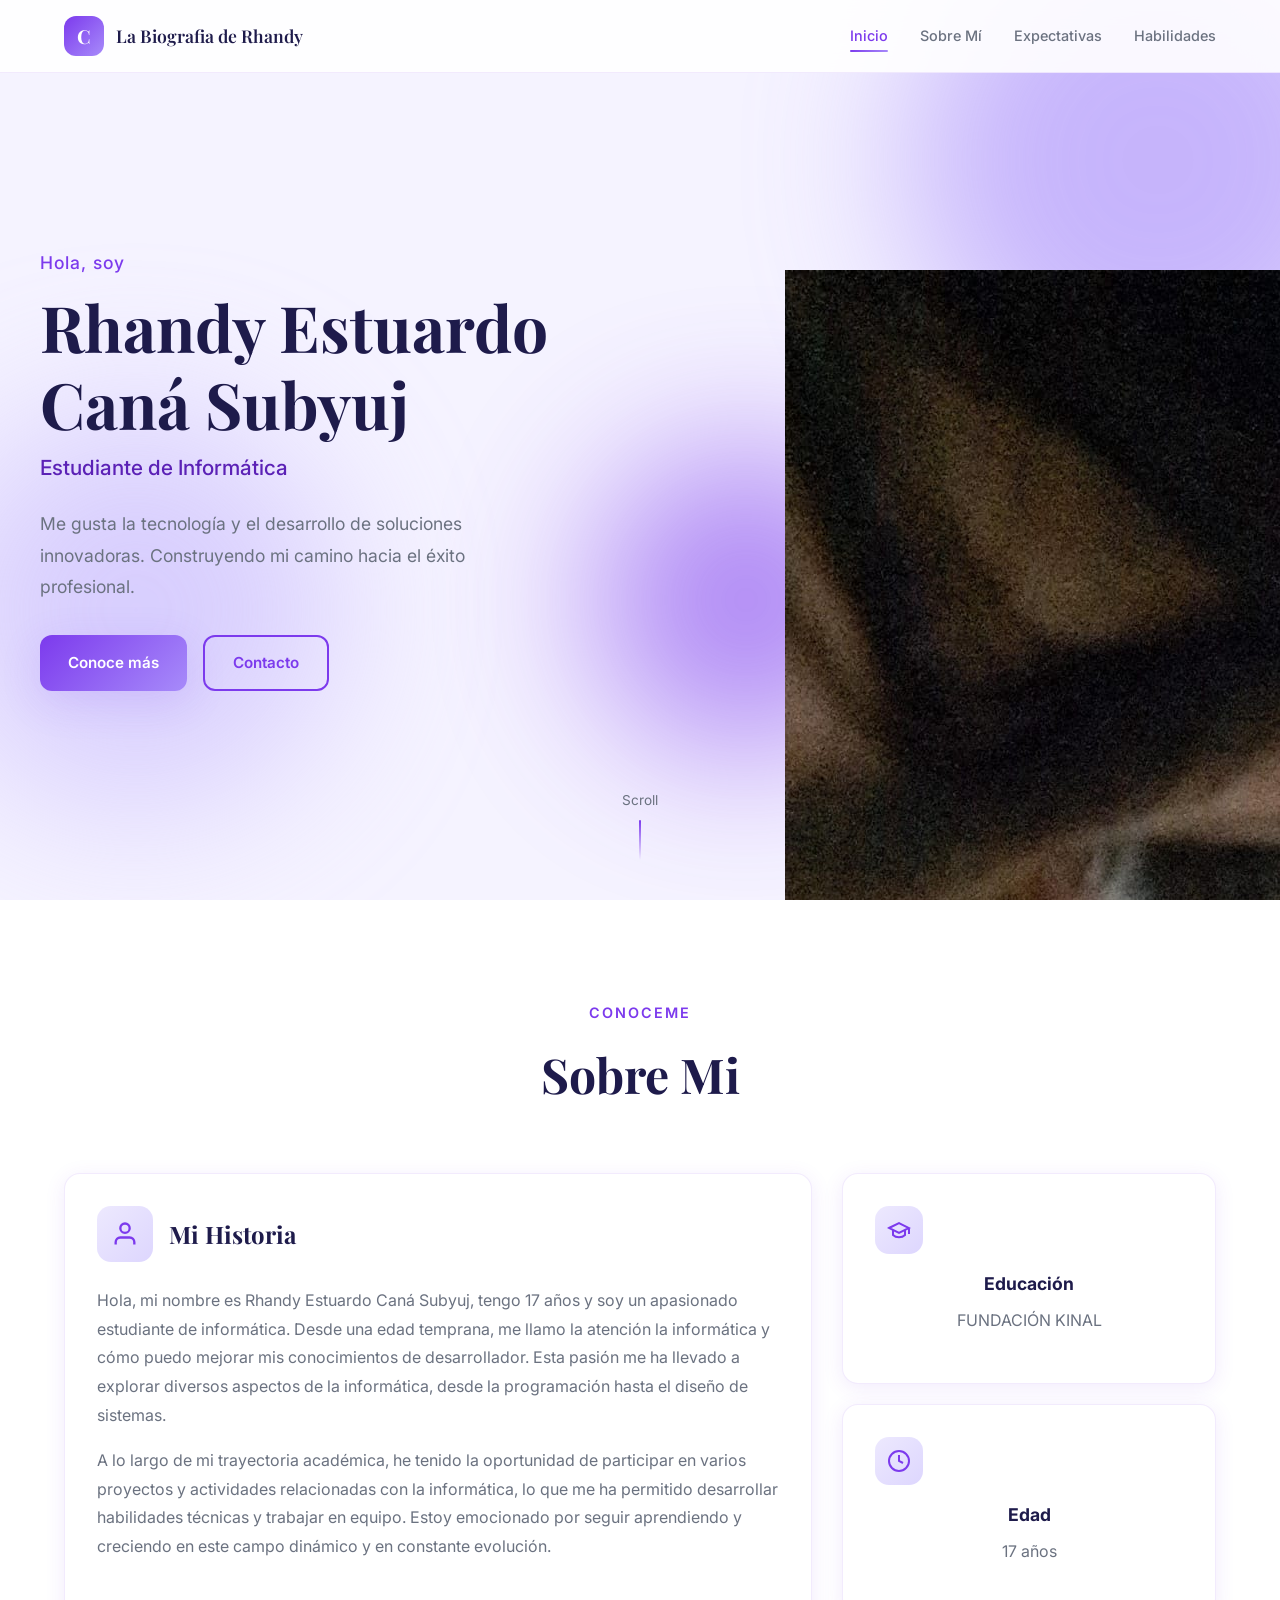
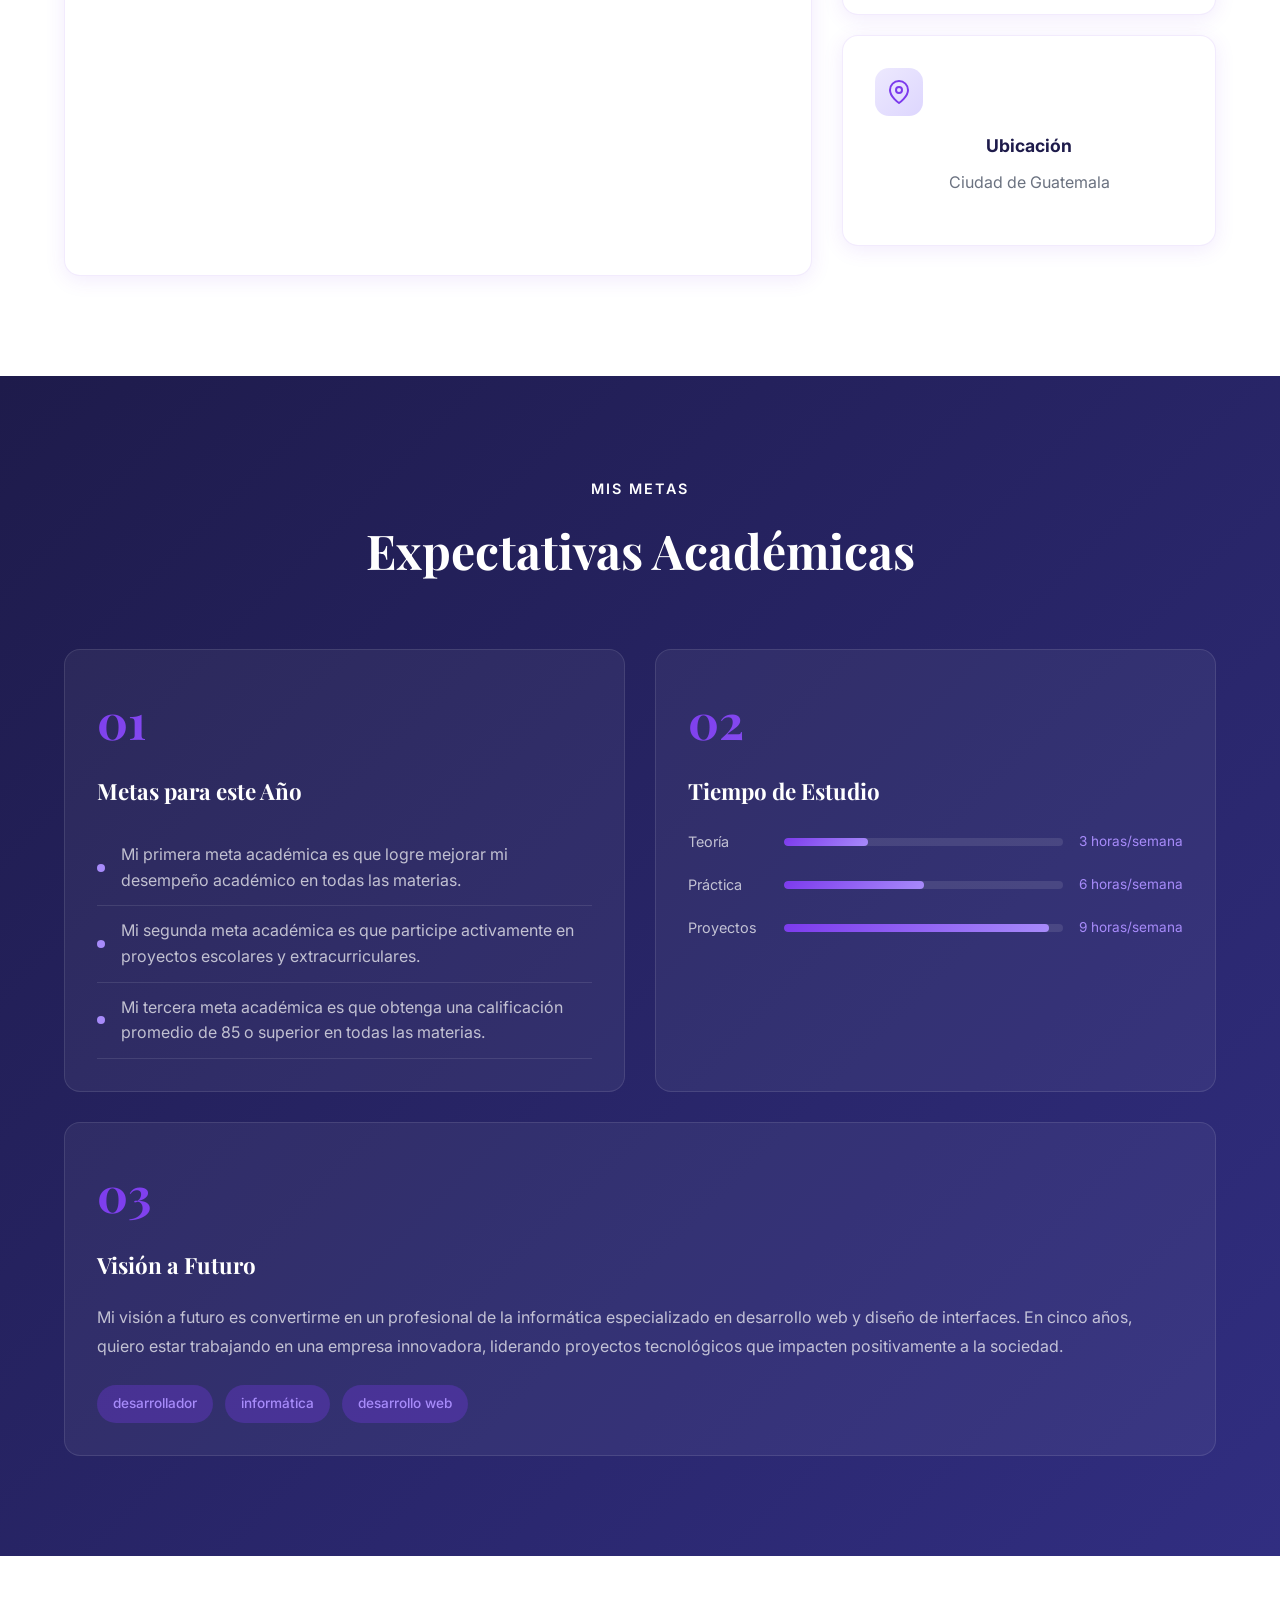
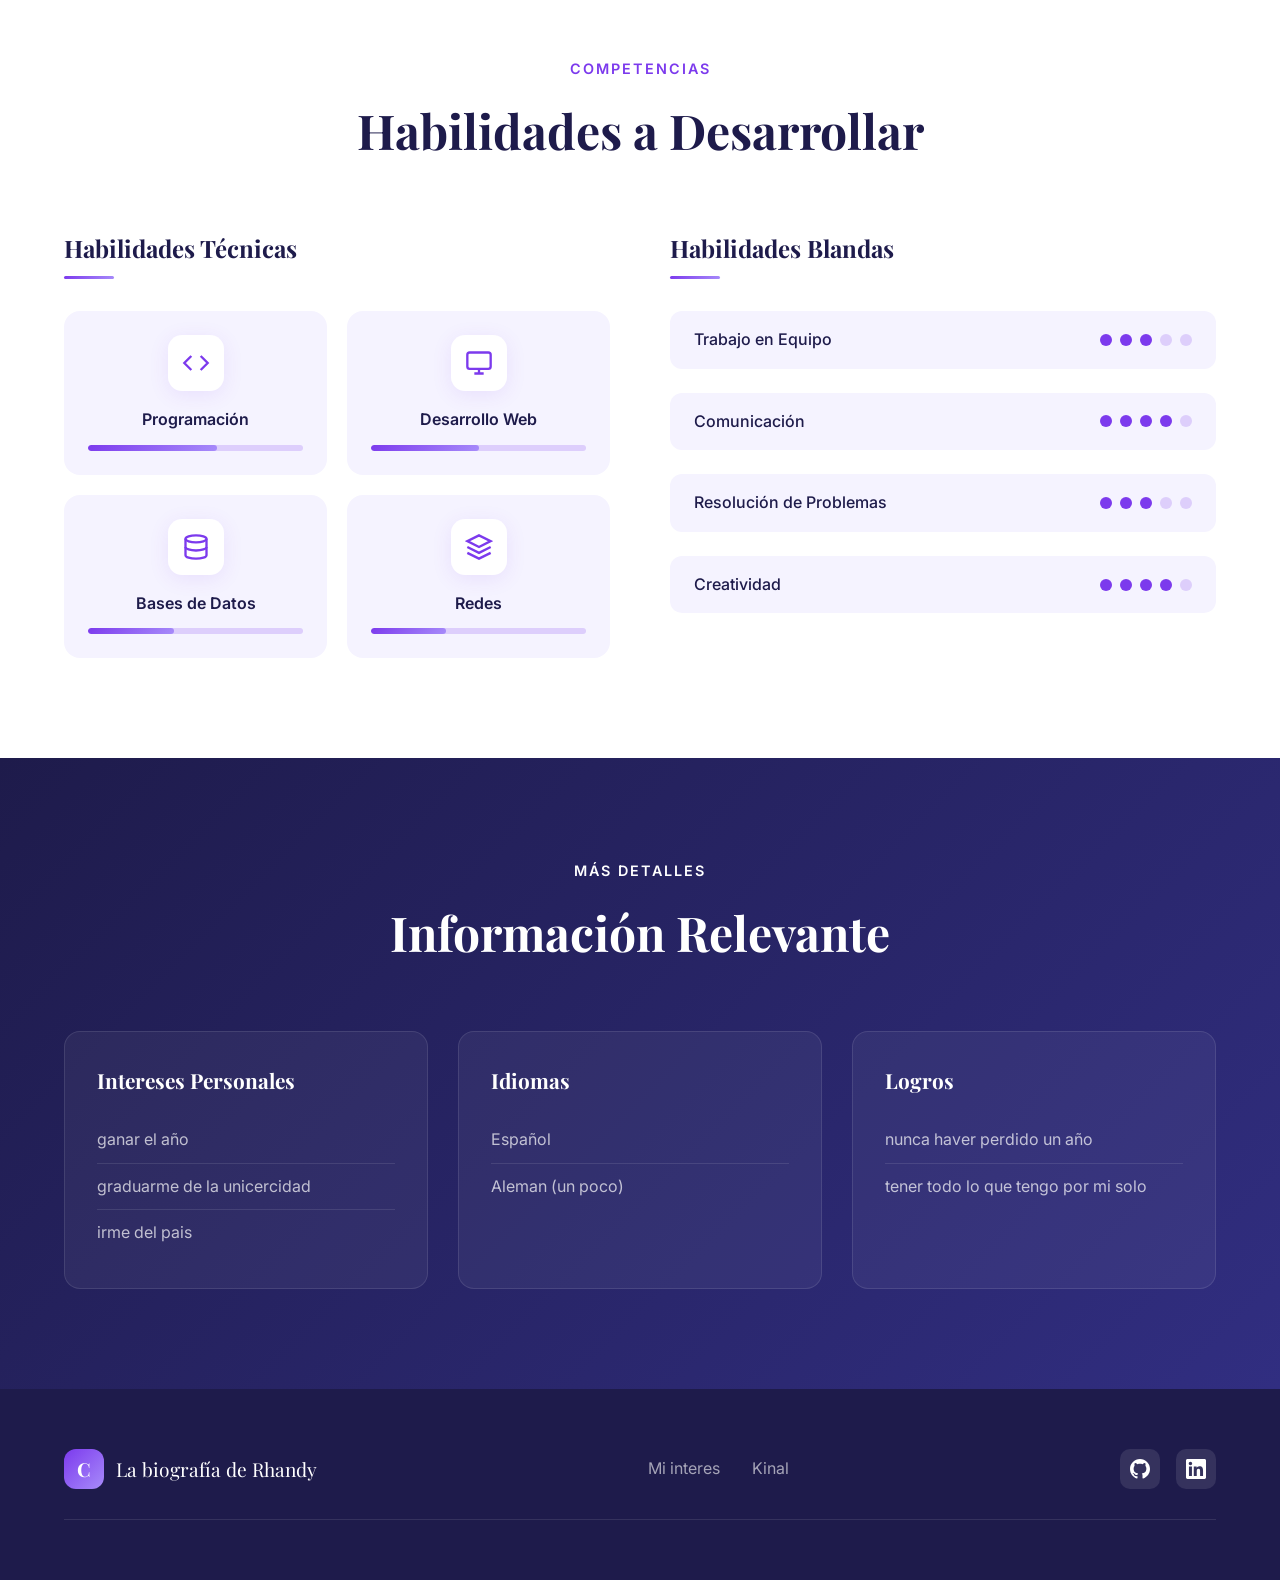
<file: html/segunda.html>
<!DOCTYPE html>
<html lang="en">
<head>
    <meta charset="UTF-8">
    <meta name="viewport" content="width=device-width, initial-scale=1.0">
    <title>Mi Biografía | Estudiante de Informática</title>
    <link rel="stylesheet" href="../css/segunda.css">
    <link href="https://fonts.googleapis.com/css2?family=Playfair+Display:wght@400;600;700&family=Inter:wght@300;400;500;600&display=swap" rel="stylesheet">

</head>
<body>
        <!-- Navegación -->
    <nav class="navbar">
        <div class="nav-container">
            <a href="#" class="nav-logo">
                <span class="logo-initial">C</span>
                <span class="logo-text">La Biografia de Rhandy</span>
            </a>
            <button class="menu-toggle" id="menuToggle" aria-label="Toggle menu">
                <span></span>
                <span></span>
            </button>
            <ul class="nav-links" id="navLinks">
                <li><a href="#inicio" class="nav-link active">Inicio</a></li>
                <li><a href="#sobre-mi" class="nav-link">Sobre Mí</a></li>
                <li><a href="#expectativas" class="nav-link">Expectativas</a></li>
                <li><a href="#habilidades" class="nav-link">Habilidades</a></li>
            </ul>
        </div>
    </nav>

        <!-- Hero Section -->
    <section class="hero" id="inicio">
        <div class="hero-background">
            <div class="gradient-blob blob-1"></div>
            <div class="gradient-blob blob-2"></div>
            <div class="gradient-blob blob-3"></div>
        </div>
        <div class="hero-content">
            <div class="hero-text">
                <span class="hero-greeting animate-fade-in">Hola, soy</span>
                <h1 class="hero-name animate-slide-up">Rhandy Estuardo Caná Subyuj</h1>
                <p class="hero-title animate-slide-up-delay">Estudiante de Informática</p>
                <p class="hero-description animate-fade-in-delay">
                     Me gusta la tecnología y el desarrollo de soluciones innovadoras. 
                    Construyendo mi camino hacia el éxito profesional.
                </p>
                <div class="hero-buttons animate-fade-in-delay-2">
                    <a href="#sobre-mi" class="btn btn-primary">Conoce más</a>
                    <a href="#contacto" class="btn btn-outline">Contacto</a>
                </div>
            </div>
            <div class="hero-image animate-float">
                <div class="image-frame">
                    <img src="../images/otro rhandy.jpeg" alt="Mi Foto" class="hero-photo">
                    <div class="frame-decoration"></div>
                </div>
            </div>
        </div>
        <div class="scroll-indicator">
            <span>Scroll</span>
            <div class="scroll-line"></div>
        </div>
    </section>

        <!-- Sobre Mí Section -->
    <section class="about-section" id="sobre-mi">
        <div class="container">
            <div class="section-header">
                <span class="section-label">Conoceme</span>
                <h2 class="section-title">Sobre Mi</h2>
            </div>
            <div class="about-content">
                <div class="about-card main-card animate-on-scroll">
                    <div class="card-header">
                        <div class="card-icon">
                            <svg viewBox="0 0 24 24" fill="none" stroke="currentColor" stroke-width="2">
                                <path d="M20 21v-2a4 4 0 0 0-4-4H8a4 4 0 0 0-4 4v2"/>
                                <circle cx="12" cy="7" r="4"/>
                            </svg>
                        </div>
                        <h3>Mi Historia</h3>
                    </div>
                    <p>
                        Hola, mi nombre es Rhandy Estuardo Caná Subyuj, tengo 17 años y soy un 
                        apasionado estudiante de informática. Desde una edad temprana, me llamo 
                        la atención la informática y cómo puedo mejorar mis conocimientos de 
                        desarrollador. Esta pasión me ha llevado a explorar diversos aspectos de la 
                        informática, desde la programación hasta el diseño de sistemas.
                        
                    </p>
                    <p>
                        A lo largo de mi trayectoria académica, he tenido la oportunidad de 
                        participar en varios proyectos y actividades relacionadas con la 
                        informática, lo que me ha permitido desarrollar habilidades técnicas 
                        y trabajar en equipo. Estoy emocionado por seguir aprendiendo y 
                        creciendo en este campo dinámico y en constante evolución.

                    </p>
                </div>
                <div class="about-grid">
                    <div class="about-card small-card animate-on-scroll">
                        <div class="card-icon small">
                            <svg viewBox="0 0 24 24" fill="none" stroke="currentColor" stroke-width="2">
                                <path d="M22 10v6M2 10l10-5 10 5-10 5z"/>
                                <path d="M6 12v5c3 3 9 3 12 0v-5"/>
                            </svg>
                        </div>
                        <h4>Educación</h4>
                        <p>FUNDACIÓN KINAL</p>
                    </div>
                    <div class="about-card small-card animate-on-scroll">
                        <div class="card-icon small">
                            <svg viewBox="0 0 24 24" fill="none" stroke="currentColor" stroke-width="2">
                                <circle cx="12" cy="12" r="10"/>
                                <path d="M12 6v6l4 2"/>
                            </svg>
                        </div>
                        <h4>Edad</h4>
                        <p>17 años</p>
                    </div>
                    <div class="about-card small-card animate-on-scroll">
                        <div class="card-icon small">
                            <svg viewBox="0 0 24 24" fill="none" stroke="currentColor" stroke-width="2">
                                <path d="M21 10c0 7-9 13-9 13s-9-6-9-13a9 9 0 0 1 18 0z"/>
                                <circle cx="12" cy="10" r="3"/>
                            </svg>
                        </div>
                        <h4>Ubicación</h4>
                        <p>Ciudad de Guatemala</p>
                    </div>
                </div>
            </div>
        </div>
    </section>

        <!-- Expectativas Section -->
    <section class="expectations-section" id="expectativas">
        <div class="container">
            <div class="section-header light">
                <span class="section-label">Mis Metas</span>
                <h2 class="section-title">Expectativas Académicas</h2>
            </div>
            <div class="expectations-grid">
                <div class="expectation-card animate-on-scroll">
                    <div class="card-number">01</div>
                    <h3>Metas para este Año</h3>
                    <ul class="expectation-list">
                        <li>Mi primera meta académica es que logre mejorar mi desempeño académico en todas las materias.</li>
                        <li>Mi segunda meta académica es que participe activamente en proyectos escolares y extracurriculares.</li>
                        <li>Mi tercera meta académica es que obtenga una calificación promedio de 85 o superior en todas las materias.</li>
                    </ul>
                </div>
                <div class="expectation-card animate-on-scroll">
                    <div class="card-number">02</div>
                    <h3>Tiempo de Estudio</h3>
                    <div class="time-chart">
                        <div class="time-bar">
                            <span class="bar-label">Teoría</span>
                            <div class="bar-fill" style="--width: 30%"></div>
                            <span class="bar-value">3 horas/semana</span>
                        </div>
                        <div class="time-bar">
                            <span class="bar-label">Práctica</span>
                            <div class="bar-fill" style="--width: 50%"></div>
                            <span class="bar-value">6 horas/semana</span>
                        </div>
                        <div class="time-bar">
                            <span class="bar-label">Proyectos</span>
                            <div class="bar-fill" style="--width: 95%"></div>
                            <span class="bar-value">9 horas/semana</span>
                        </div>
                    </div>
                </div>
                <div class="expectation-card large animate-on-scroll">
                    <div class="card-number">03</div>
                    <h3>Visión a Futuro</h3>
                    <p>
                        Mi visión a futuro es convertirme en un 
                        profesional de la informática especializado 
                        en desarrollo web y diseño de interfaces.
                         En cinco años, quiero estar trabajando 
                         en una empresa innovadora, liderando 
                         proyectos tecnológicos que impacten 
                         positivamente a la sociedad.
                    <div class="vision-tags">
                        <span class="tag">desarrollador</span>
                        <span class="tag">informática</span>
                        <span class="tag">desarrollo web</span>
                    </div>
                </div>
            </div>
        </div>
    </section>

        <!-- Habilidades Section -->
    <section class="skills-section" id="habilidades">
        <div class="container">
            <div class="section-header">
                <span class="section-label">Competencias</span>
                <h2 class="section-title">Habilidades a Desarrollar</h2>
            </div>
            <div class="skills-content">
                <div class="skills-category animate-on-scroll">
                    <h3>Habilidades Técnicas</h3>
                    <div class="skills-grid">
                        <div class="skill-item">
                            <div class="skill-icon">
                                <svg viewBox="0 0 24 24" fill="none" stroke="currentColor" stroke-width="2">
                                    <polyline points="16 18 22 12 16 6"/>
                                    <polyline points="8 6 2 12 8 18"/>
                                </svg>
                            </div>
                            <span>Programación</span>
                            <div class="skill-level">
                                <div class="level-fill" style="--level: 60%"></div>
                            </div>
                        </div>
                        <div class="skill-item">
                            <div class="skill-icon">
                                <svg viewBox="0 0 24 24" fill="none" stroke="currentColor" stroke-width="2">
                                    <rect x="2" y="3" width="20" height="14" rx="2"/>
                                    <path d="M8 21h8M12 17v4"/>
                                </svg>
                            </div>
                            <span>Desarrollo Web</span>
                            <div class="skill-level">
                                <div class="level-fill" style="--level: 50%"></div>
                            </div>
                        </div>
                        <div class="skill-item">
                            <div class="skill-icon">
                                <svg viewBox="0 0 24 24" fill="none" stroke="currentColor" stroke-width="2">
                                    <ellipse cx="12" cy="5" rx="9" ry="3"/>
                                    <path d="M21 12c0 1.66-4 3-9 3s-9-1.34-9-3"/>
                                    <path d="M3 5v14c0 1.66 4 3 9 3s9-1.34 9-3V5"/>
                                </svg>
                            </div>
                            <span>Bases de Datos</span>
                            <div class="skill-level">
                                <div class="level-fill" style="--level: 40%"></div>
                            </div>
                        </div>
                        <div class="skill-item">
                            <div class="skill-icon">
                                <svg viewBox="0 0 24 24" fill="none" stroke="currentColor" stroke-width="2">
                                    <path d="M12 2L2 7l10 5 10-5-10-5z"/>
                                    <path d="M2 17l10 5 10-5M2 12l10 5 10-5"/>
                                </svg>
                            </div>
                            <span>Redes</span>
                            <div class="skill-level">
                                <div class="level-fill" style="--level: 35%"></div>
                            </div>
                        </div>
                    </div>
                </div>
                <div class="skills-category animate-on-scroll">
                    <h3>Habilidades Blandas</h3>
                    <div class="soft-skills">
                        <div class="soft-skill">
                            <span class="soft-skill-name">Trabajo en Equipo</span>
                            <div class="soft-skill-dots">
                                <span class="dot filled"></span>
                                <span class="dot filled"></span>
                                <span class="dot filled"></span>
                                <span class="dot"></span>
                                <span class="dot"></span>
                            </div>
                        </div>
                        <div class="soft-skill">
                            <span class="soft-skill-name">Comunicación</span>
                            <div class="soft-skill-dots">
                                <span class="dot filled"></span>
                                <span class="dot filled"></span>
                                <span class="dot filled"></span>
                                <span class="dot filled"></span>
                                <span class="dot"></span>
                            </div>
                        </div>
                        <div class="soft-skill">
                            <span class="soft-skill-name">Resolución de Problemas</span>
                            <div class="soft-skill-dots">
                                <span class="dot filled"></span>
                                <span class="dot filled"></span>
                                <span class="dot filled"></span>
                                <span class="dot"></span>
                                <span class="dot"></span>
                            </div>
                        </div>
                        <div class="soft-skill">
                            <span class="soft-skill-name">Creatividad</span>
                            <div class="soft-skill-dots">
                                <span class="dot filled"></span>
                                <span class="dot filled"></span>
                                <span class="dot filled"></span>
                                <span class="dot filled"></span>
                                <span class="dot"></span>
                            </div>
                        </div>
                    </div>
                </div>
            </div>
        </div>
    </section>

        <!-- Información Adicional -->
    <section class="additional-section">
        <div class="container">
            <div class="section-header light">
                <span class="section-label">Más Detalles</span>
                <h2 class="section-title">Información Relevante</h2>
            </div>
            <div class="additional-grid">
                <div class="additional-card animate-on-scroll">
                    <h3>Intereses Personales</h3>
                    <ul>
                        <li>ganar el año </li>
                        <li>graduarme de la unicercidad</li>
                        <li>irme del pais </li>
                    </ul>
                </div>
                <div class="additional-card animate-on-scroll">
                    <h3>Idiomas</h3>
                    <ul>
                        <li>Español </li>
                        <li>Aleman (un poco)</li>
                    </ul>
                </div>
                <div class="additional-card animate-on-scroll">
                    <h3>Logros</h3>
                    <ul>
                        <li>nunca haver perdido un año</li>
                        <li>tener todo lo que tengo por mi solo</li>
                    </ul>
                </div>
            </div>
        </div>
    </section>

        <!-- Footer -->
    <footer class="footer">
        <div class="container">
            <div class="footer-content">
                <div class="footer-brand">
                    <span class="logo-initial">C</span>
                    <span>La biografía de Rhandy</span>
                </div>
                <nav class="footer-nav">
                    <a href="../html/index.html">Mi interes</a>
                    <a href="../html/kinal.html">Kinal</a>
                </nav>
                <div class="footer-social">
                    <a href="#" class="social-link" aria-label="GitHub">
                        <svg viewBox="0 0 24 24" fill="currentColor">
                            <path d="M12 0c-6.626 0-12 5.373-12 12 0 5.302 3.438 9.8 8.207 11.387.599.111.793-.261.793-.577v-2.234c-3.338.726-4.033-1.416-4.033-1.416-.546-1.387-1.333-1.756-1.333-1.756-1.089-.745.083-.729.083-.729 1.205.084 1.839 1.237 1.839 1.237 1.07 1.834 2.807 1.304 3.492.997.107-.775.418-1.305.762-1.604-2.665-.305-5.467-1.334-5.467-5.931 0-1.311.469-2.381 1.236-3.221-.124-.303-.535-1.524.117-3.176 0 0 1.008-.322 3.301 1.23.957-.266 1.983-.399 3.003-.404 1.02.005 2.047.138 3.006.404 2.291-1.552 3.297-1.23 3.297-1.23.653 1.653.242 2.874.118 3.176.77.84 1.235 1.911 1.235 3.221 0 4.609-2.807 5.624-5.479 5.921.43.372.823 1.102.823 2.222v3.293c0 .319.192.694.801.576 4.765-1.589 8.199-6.086 8.199-11.386 0-6.627-5.373-12-12-12z"/>
                        </svg>
                    </a>
                    <a href="#" class="social-link" aria-label="LinkedIn">
                        <svg viewBox="0 0 24 24" fill="currentColor">
                            <path d="M20.447 20.452h-3.554v-5.569c0-1.328-.027-3.037-1.852-3.037-1.853 0-2.136 1.445-2.136 2.939v5.667H9.351V9h3.414v1.561h.046c.477-.9 1.637-1.85 3.37-1.85 3.601 0 4.267 2.37 4.267 5.455v6.286zM5.337 7.433c-1.144 0-2.063-.926-2.063-2.065 0-1.138.92-2.063 2.063-2.063 1.14 0 2.064.925 2.064 2.063 0 1.139-.925 2.065-2.064 2.065zm1.782 13.019H3.555V9h3.564v11.452zM22.225 0H1.771C.792 0 0 .774 0 1.729v20.542C0 23.227.792 24 1.771 24h20.451C23.2 24 24 23.227 24 22.271V1.729C24 .774 23.2 0 22.222 0h.003z"/>
                        </svg>
                    </a>
                </div>
            </div>
        </div>
    </footer>

    <script src="../js/segunda.js"></script>
</body>
</html>
</file>
<file: css/index.css>
:root {
    --primary-color: #FF6B35;
    --primary-dark: #E55A2B;
    --secondary-color: #1A1A2E;
    --accent-color: #FFD700;
    --text-light: #FFFFFF;
    --text-dark: #1A1A2E;
    --bg-dark: #0F0F1A;
    --bg-light: #F5F5F5;
    --gradient-primary: linear-gradient(135deg, #FF6B35 0%, #FFD700 100%);
    --gradient-dark: linear-gradient(135deg, #1A1A2E 0%, #16213E 100%);
    --shadow-card: 0 10px 40px rgba(0, 0, 0, 0.2);
    --shadow-hover: 0 20px 60px rgba(255, 107, 53, 0.3);
    --transition-fast: 0.3s ease;
    --transition-medium: 0.5s ease;
    --transition-slow: 0.8s ease;
}

* {
    margin: 0;
    padding: 0;
    box-sizing: border-box;
}

html {
    scroll-behavior: smooth;
}

body {
    font-family: 'Montserrat', sans-serif;
    background-color: var(--bg-light);
    color: var(--text-dark);
    overflow-x: hidden;
    line-height: 1.6;
}

.container {
    max-width: 1200px;
    margin: 0 auto;
    padding: 0 20px;
}

/* ========================================
   NAVEGACIÓN
======================================== */
.navbar {
    position: fixed;
    top: 0;
    left: 0;
    right: 0;
    z-index: 1000;
    display: flex;
    justify-content: space-between;
    align-items: center;
    padding: 20px 50px;
    background: rgba(26, 26, 46, 0.95);
    backdrop-filter: blur(10px);
    transition: var(--transition-fast);
}

.navbar.scrolled {
    padding: 15px 50px;
    box-shadow: 0 5px 30px rgba(0, 0, 0, 0.3);
}

.nav-logo {
    display: flex;
    align-items: center;
    gap: 10px;
    font-family: 'Bebas Neue', cursive;
    font-size: 1.8rem;
    color: var(--text-light);
    text-decoration: none;
}

.logo-icon {
    font-size: 2rem;
    animation: bounce 2s infinite;
}

.nav-links {
    display: flex;
    list-style: none;
    gap: 40px;
}

.nav-link {
    color: var(--text-light);
    text-decoration: none;
    font-weight: 600;
    font-size: 0.9rem;
    text-transform: uppercase;
    letter-spacing: 1px;
    position: relative;
    padding: 5px 0;
    transition: var(--transition-fast);
}

.nav-link::after {
    content: '';
    position: absolute;
    bottom: 0;
    left: 0;
    width: 0;
    height: 2px;
    background: var(--gradient-primary);
    transition: var(--transition-fast);
}

.nav-link:hover::after,
.nav-link.active::after {
    width: 100%;
}

.nav-link:hover {
    color: var(--primary-color);
}

.menu-toggle {
    display: none;
    flex-direction: column;
    gap: 5px;
    background: none;
    border: none;
    cursor: pointer;
    padding: 5px;
}

.menu-toggle span {
    width: 25px;
    height: 3px;
    background: var(--text-light);
    border-radius: 3px;
    transition: var(--transition-fast);
}

/* ========================================
   HERO SECTION
======================================== */
.hero {
    position: relative;
    height: 100vh;
    min-height: 600px;
    display: flex;
    align-items: center;
    justify-content: center;
    background: url('../images/hero-basketball.jpg') center/cover no-repeat;
    overflow: hidden;
}

.hero-overlay {
    position: absolute;
    inset: 0;
    background: linear-gradient(135deg, rgba(26, 26, 46, 0.9) 0%, rgba(15, 15, 26, 0.7) 100%);
}

.hero-content {
    position: relative;
    z-index: 2;
    text-align: center;
    padding: 0 20px;
}

.hero-title {
    font-family: 'Bebas Neue', cursive;
    font-size: clamp(3rem, 10vw, 8rem);
    line-height: 1;
    margin-bottom: 20px;
}

.title-line {
    display: block;
    color: var(--text-light);
    text-shadow: 2px 2px 4px rgba(0, 0, 0, 0.3);
}

.title-accent {
    display: block;
    background: var(--gradient-primary);
    -webkit-background-clip: text;
    -webkit-text-fill-color: transparent;
    background-clip: text;
    filter: drop-shadow(2px 2px 4px rgba(255, 107, 53, 0.3));
}

.hero-subtitle {
    font-size: clamp(1rem, 2vw, 1.3rem);
    color: rgba(255, 255, 255, 0.8);
    max-width: 600px;
    margin: 0 auto 40px;
}

.hero-btn {
    display: inline-flex;
    align-items: center;
    gap: 10px;
    padding: 15px 35px;
    background: var(--gradient-primary);
    color: var(--text-light);
    text-decoration: none;
    font-weight: 700;
    text-transform: uppercase;
    letter-spacing: 2px;
    border-radius: 50px;
    transition: var(--transition-fast);
    box-shadow: 0 10px 30px rgba(255, 107, 53, 0.4);
}

.hero-btn:hover {
    transform: translateY(-5px);
    box-shadow: 0 15px 40px rgba(255, 107, 53, 0.5);
}

.hero-ball {
    position: absolute;
    width: 150px;
    height: 150px;
    background: radial-gradient(circle at 30% 30%, #FF8C42, #FF6B35, #E55A2B);
    border-radius: 50%;
    bottom: 10%;
    right: 10%;
    animation: float 6s ease-in-out infinite;
    box-shadow: inset -10px -10px 30px rgba(0, 0, 0, 0.3),
                0 20px 40px rgba(255, 107, 53, 0.3);
}

.hero-ball::before {
    content: '';
    position: absolute;
    width: 100%;
    height: 100%;
    border-radius: 50%;
    background: 
        linear-gradient(90deg, transparent 48%, #1A1A2E 48%, #1A1A2E 52%, transparent 52%),
        linear-gradient(0deg, transparent 48%, #1A1A2E 48%, #1A1A2E 52%, transparent 52%);
}

/* ========================================
   SECCIONES GENERALES
======================================== */
.section-header {
    text-align: center;
    margin-bottom: 60px;
}

.section-header.light .section-title,
.section-header.light .section-number {
    color: var(--text-light);
}

.section-number {
    font-family: 'Bebas Neue', cursive;
    font-size: 1.2rem;
    color: var(--primary-color);
    letter-spacing: 3px;
    display: block;
    margin-bottom: 10px;
}

.section-title {
    font-family: 'Bebas Neue', cursive;
    font-size: clamp(2.5rem, 5vw, 4rem);
    color: var(--text-dark);
    position: relative;
    display: inline-block;
}

.section-title::after {
    content: '';
    position: absolute;
    bottom: -10px;
    left: 50%;
    transform: translateX(-50%);
    width: 80px;
    height: 4px;
    background: var(--gradient-primary);
    border-radius: 2px;
}

/* ========================================
   PASSION SECTION
======================================== */
.passion-section {
    padding: 120px 0;
    background: var(--bg-light);
}

.passion-grid {
    display: grid;
    grid-template-columns: repeat(auto-fit, minmax(280px, 1fr));
    gap: 30px;
}

.passion-card {
    background: white;
    padding: 40px 30px;
    border-radius: 20px;
    text-align: center;
    box-shadow: var(--shadow-card);
    transition: var(--transition-medium);
    position: relative;
    overflow: hidden;
}

.passion-card::before {
    content: '';
    position: absolute;
    top: 0;
    left: 0;
    width: 100%;
    height: 5px;
    background: var(--gradient-primary);
    transform: scaleX(0);
    transition: var(--transition-fast);
}

.passion-card:hover {
    transform: translateY(-10px);
    box-shadow: var(--shadow-hover);
}

.passion-card:hover::before {
    transform: scaleX(1);
}

.card-icon {
    width: 80px;
    height: 80px;
    margin: 0 auto 25px;
    display: flex;
    align-items: center;
    justify-content: center;
    background: var(--gradient-primary);
    border-radius: 50%;
    transition: var(--transition-fast);
}

.card-icon svg {
    width: 40px;
    height: 40px;
    stroke: white;
}

.passion-card:hover .card-icon {
    transform: rotate(360deg) scale(1.1);
}

.passion-card h3 {
    font-family: 'Bebas Neue', cursive;
    font-size: 1.8rem;
    color: var(--text-dark);
    margin-bottom: 15px;
}

.passion-card p {
    color: #666;
    line-height: 1.7;
}

/* ========================================
   TIME SECTION
======================================== */
.time-section {
    padding: 120px 0;
    background: var(--gradient-dark);
    position: relative;
}

.time-content {
    display: grid;
    grid-template-columns: 1fr 1fr;
    gap: 60px;
    align-items: center;
}

.time-image {
    position: relative;
    border-radius: 20px;
    overflow: hidden;
    box-shadow: var(--shadow-card);
}

.time-image img {
    width: 100%;
    height: 400px;
    object-fit: cover;
    transition: var(--transition-medium);
}

.time-image:hover img {
    transform: scale(1.05);
}

.image-overlay {
    position: absolute;
    inset: 0;
    background: linear-gradient(45deg, rgba(255, 107, 53, 0.3), transparent);
    pointer-events: none;
}

.time-info {
    display: grid;
    gap: 30px;
}

.time-stat {
    text-align: center;
    padding: 20px;
    background: rgba(255, 255, 255, 0.05);
    border-radius: 15px;
    border: 1px solid rgba(255, 255, 255, 0.1);
    transition: var(--transition-fast);
}

.time-stat:hover {
    background: rgba(255, 107, 53, 0.1);
    border-color: var(--primary-color);
    transform: scale(1.02);
}

.stat-number {
    font-family: 'Bebas Neue', cursive;
    font-size: 4rem;
    background: var(--gradient-primary);
    -webkit-background-clip: text;
    -webkit-text-fill-color: transparent;
    background-clip: text;
    display: block;
}

.stat-label {
    color: rgba(255, 255, 255, 0.7);
    font-size: 0.9rem;
    text-transform: uppercase;
    letter-spacing: 2px;
}

.time-description {
    color: rgba(255, 255, 255, 0.8);
    line-height: 1.8;
    padding: 20px;
    background: rgba(255, 255, 255, 0.05);
    border-radius: 15px;
    border-left: 4px solid var(--primary-color);
}

/* ========================================
   INFO SECTION
======================================== */
.info-section {
    padding: 120px 0;
    background: var(--bg-light);
}

.info-grid {
    display: grid;
    grid-template-columns: 2fr 1fr 1fr;
    gap: 30px;
}

.info-card {
    background: white;
    border-radius: 20px;
    overflow: hidden;
    box-shadow: var(--shadow-card);
    transition: var(--transition-fast);
    padding: 30px;
}

.info-card:hover {
    transform: translateY(-5px);
    box-shadow: var(--shadow-hover);
}

.info-card.large {
    padding: 0;
    grid-row: span 2;
}

.info-card.large img {
    width: 100%;
    height: 250px;
    object-fit: cover;
}

.info-card-content {
    padding: 30px;
}

.info-card h3 {
    font-family: 'Bebas Neue', cursive;
    font-size: 1.5rem;
    color: var(--text-dark);
    margin-bottom: 15px;
}

.info-card p {
    color: #666;
    line-height: 1.7;
}

.player-list,
.team-list {
    list-style: none;
}

.player-list li,
.team-list li {
    padding: 12px 0;
    border-bottom: 1px solid #eee;
    color: #555;
    transition: var(--transition-fast);
    position: relative;
    padding-left: 20px;
}

.player-list li::before,
.team-list li::before {
    content: '🏀';
    position: absolute;
    left: 0;
    font-size: 0.8rem;
}

.player-list li:hover,
.team-list li:hover {
    color: var(--primary-color);
    padding-left: 25px;
}

/* ========================================
   GALLERY SECTION
======================================== */
.gallery-section {
    padding: 120px 0;
    background: var(--gradient-dark);
}

.gallery-grid {
    display: grid;
    grid-template-columns: repeat(3, 1fr);
    gap: 30px;
}

.gallery-item {
    position: relative;
    border-radius: 20px;
    overflow: hidden;
    aspect-ratio: 4/3;
    cursor: pointer;
}

.gallery-item img {
    width: 100%;
    height: 100%;
    object-fit: cover;
    transition: var(--transition-medium);
}

.gallery-overlay {
    position: absolute;
    inset: 0;
    background: linear-gradient(to top, rgba(255, 107, 53, 0.9), transparent);
    display: flex;
    align-items: flex-end;
    justify-content: center;
    padding: 30px;
    opacity: 0;
    transition: var(--transition-fast);
}

.gallery-overlay span {
    color: white;
    font-weight: 700;
    text-transform: uppercase;
    letter-spacing: 2px;
    transform: translateY(20px);
    transition: var(--transition-fast);
}

.gallery-item:hover img {
    transform: scale(1.1);
}

.gallery-item:hover .gallery-overlay {
    opacity: 1;
}

.gallery-item:hover .gallery-overlay span {
    transform: translateY(0);
}

/* ========================================
   CONTACT SECTION
======================================== */
.contact-section {
    padding: 120px 0;
    background: var(--bg-light);
}

.contact-content {
    max-width: 600px;
    margin: 0 auto;
    text-align: center;
}

.contact-text {
    font-size: 1.2rem;
    color: #666;
    margin-bottom: 40px;
}

.contact-form {
    display: flex;
    flex-direction: column;
    gap: 20px;
}

.form-group input,
.form-group textarea {
    width: 100%;
    padding: 18px 25px;
    border: 2px solid #eee;
    border-radius: 15px;
    font-family: 'Montserrat', sans-serif;
    font-size: 1rem;
    transition: var(--transition-fast);
    background: white;
}

.form-group input:focus,
.form-group textarea:focus {
    outline: none;
    border-color: var(--primary-color);
    box-shadow: 0 0 20px rgba(255, 107, 53, 0.2);
}

.form-group textarea {
    resize: vertical;
    min-height: 120px;
}

.submit-btn {
    display: inline-flex;
    align-items: center;
    justify-content: center;
    gap: 10px;
    padding: 18px 40px;
    background: var(--gradient-primary);
    color: white;
    border: none;
    border-radius: 50px;
    font-family: 'Montserrat', sans-serif;
    font-size: 1rem;
    font-weight: 700;
    text-transform: uppercase;
    letter-spacing: 2px;
    cursor: pointer;
    transition: var(--transition-fast);
    box-shadow: 0 10px 30px rgba(255, 107, 53, 0.4);
}

.submit-btn:hover {
    transform: translateY(-3px);
    box-shadow: 0 15px 40px rgba(255, 107, 53, 0.5);
}

/* ========================================
   FOOTER
======================================== */
.footer {
    background: var(--secondary-color);
    padding: 60px 0 30px;
}

.footer-content {
    text-align: center;
    margin-bottom: 30px;
}

.footer-logo {
    display: flex;
    align-items: center;
    justify-content: center;
    gap: 10px;
    font-family: 'Bebas Neue', cursive;
    font-size: 2rem;
    color: var(--text-light);
    margin-bottom: 15px;
}

.footer-text {
    color: rgba(255, 255, 255, 0.6);
    margin-bottom: 20px;
}

.footer-links {
    display: flex;
    justify-content: center;
    gap: 30px;
}

.footer-links a {
    color: var(--primary-color);
    text-decoration: none;
    font-weight: 600;
    transition: var(--transition-fast);
}

.footer-links a:hover {
    color: var(--accent-color);
}

.footer-bottom {
    text-align: center;
    padding-top: 30px;
    border-top: 1px solid rgba(255, 255, 255, 0.1);
}

.footer-bottom p {
    color: rgba(255, 255, 255, 0.4);
    font-size: 0.9rem;
}

/* ========================================
   ANIMACIONES
======================================== */
@keyframes bounce {
    0%, 20%, 50%, 80%, 100% {
        transform: translateY(0);
    }
    40% {
        transform: translateY(-10px);
    }
    60% {
        transform: translateY(-5px);
    }
}

@keyframes float {
    0%, 100% {
        transform: translateY(0) rotate(0deg);
    }
    50% {
        transform: translateY(-30px) rotate(180deg);
    }
}

@keyframes slideUp {
    from {
        opacity: 0;
        transform: translateY(50px);
    }
    to {
        opacity: 1;
        transform: translateY(0);
    }
}

@keyframes fadeIn {
    from {
        opacity: 0;
    }
    to {
        opacity: 1;
    }
}

.animate-slide-up {
    animation: slideUp 1s ease forwards;
}

.animate-fade-in {
    animation: fadeIn 1.5s ease forwards;
    animation-delay: 0.5s;
    opacity: 0;
}

.animate-bounce {
    animation: bounce 2s ease infinite;
    animation-delay: 1s;
}

.animate-on-scroll {
    opacity: 0;
    transform: translateY(30px);
    transition: var(--transition-slow);
}

.animate-on-scroll.visible {
    opacity: 1;
    transform: translateY(0);
}

/* ========================================
   RESPONSIVE
======================================== */
@media (max-width: 1024px) {
    .info-grid {
        grid-template-columns: 1fr 1fr;
    }
    
    .info-card.large {
        grid-column: span 2;
        grid-row: span 1;
    }
}

@media (max-width: 768px) {
    .navbar {
        padding: 15px 20px;
    }
    
    .menu-toggle {
        display: flex;
    }
    
    .nav-links {
        position: fixed;
        top: 70px;
        left: 0;
        right: 0;
        background: var(--secondary-color);
        flex-direction: column;
        padding: 30px;
        gap: 20px;
        transform: translateY(-100%);
        opacity: 0;
        visibility: hidden;
        transition: var(--transition-fast);
    }
    
    .nav-links.active {
        transform: translateY(0);
        opacity: 1;
        visibility: visible;
    }
    
    .time-content {
        grid-template-columns: 1fr;
    }
    
    .info-grid {
        grid-template-columns: 1fr;
    }
    
    .info-card.large {
        grid-column: span 1;
    }
    
    .gallery-grid {
        grid-template-columns: 1fr;
    }
    
    .hero-ball {
        width: 80px;
        height: 80px;
        bottom: 5%;
        right: 5%;
    }
}

@media (max-width: 480px) {
    .hero-title {
        font-size: 2.5rem;
    }
    
    .section-title {
        font-size: 2rem;
    }
    
    .passion-grid {
        grid-template-columns: 1fr;
    }
    
    .stat-number {
        font-size: 3rem;
    }
}
</file>
<file: css/kinal.css>
/* Variables de Colores Institucionales */
:root {
  /* Colores Principales Kinal */
  --kinal-blue-dark: #0a1628;
  --kinal-blue: #1a365d;
  --kinal-blue-light: #2c5282;
  --kinal-orange: #ed8936;
  --kinal-orange-light: #f6ad55;
  --kinal-orange-dark: #c05621;

  /* Neutros */
  --white: #ffffff;
  --gray-50: #f8fafc;
  --gray-100: #f1f5f9;
  --gray-200: #e2e8f0;
  --gray-300: #cbd5e1;
  --gray-400: #94a3b8;
  --gray-500: #64748b;
  --gray-600: #475569;
  --gray-700: #334155;
  --gray-800: #1e293b;
  --gray-900: #0f172a;

  /* Gradientes */
  --gradient-hero: linear-gradient(
    135deg,
    var(--kinal-blue-dark) 0%,
    var(--kinal-blue) 50%,
    var(--kinal-blue-light) 100%
  );
  --gradient-orange: linear-gradient(135deg, var(--kinal-orange) 0%, var(--kinal-orange-light) 100%);
  --gradient-overlay: linear-gradient(180deg, rgba(10, 22, 40, 0.9) 0%, rgba(26, 54, 93, 0.7) 100%);

  /* Tipografía */
  --font-primary: "Inter", -apple-system, BlinkMacSystemFont, "Segoe UI", sans-serif;
  --font-display: "Poppins", var(--font-primary);

  /* Espaciado */
  --section-padding: 6rem;
  --container-max: 1400px;

  /* Transiciones */
  --transition-fast: 0.2s ease;
  --transition-normal: 0.3s ease;
  --transition-slow: 0.5s cubic-bezier(0.4, 0, 0.2, 1);

  /* Sombras */
  --shadow-sm: 0 1px 2px rgba(0, 0, 0, 0.05);
  --shadow-md: 0 4px 6px -1px rgba(0, 0, 0, 0.1), 0 2px 4px -1px rgba(0, 0, 0, 0.06);
  --shadow-lg: 0 10px 15px -3px rgba(0, 0, 0, 0.1), 0 4px 6px -2px rgba(0, 0, 0, 0.05);
  --shadow-xl: 0 20px 25px -5px rgba(0, 0, 0, 0.1), 0 10px 10px -5px rgba(0, 0, 0, 0.04);
  --shadow-2xl: 0 25px 50px -12px rgba(0, 0, 0, 0.25);
  --shadow-glow: 0 0 40px rgba(237, 137, 54, 0.3);
}

/* Reset y Base */
*,
*::before,
*::after {
  box-sizing: border-box;
  margin: 0;
  padding: 0;
}

html {
  scroll-behavior: smooth;
  font-size: 16px;
}

body {
  font-family: var(--font-primary);
  background-color: var(--white);
  color: var(--gray-800);
  line-height: 1.6;
  overflow-x: hidden;
}

/* Utilidades */
.container {
  width: 100%;
  max-width: var(--container-max);
  margin: 0 auto;
  padding: 0 1.5rem;
}

.section {
  padding: var(--section-padding) 0;
}

.text-balance {
  text-wrap: balance;
}

/* ============================================
   NAVEGACIÓN PREMIUM
   ============================================ */
.navbar {
  position: fixed;
  top: 0;
  left: 0;
  right: 0;
  z-index: 1000;
  padding: 1rem 0;
  transition: var(--transition-normal);
  background: transparent;
}

.navbar.scrolled {
  background: rgba(10, 22, 40, 0.95);
  backdrop-filter: blur(20px);
  -webkit-backdrop-filter: blur(20px);
  box-shadow: var(--shadow-lg);
  padding: 0.75rem 0;
}

.navbar .container {
  display: flex;
  align-items: center;
  justify-content: space-between;
}

.navbar-brand {
  display: flex;
  align-items: center;
  gap: 0.75rem;
  text-decoration: none;
}

.navbar-logo {
  height: 45px;
  width: auto;
  transition: var(--transition-normal);
}

.navbar-brand-text {
  font-family: var(--font-display);
  font-size: 1.5rem;
  font-weight: 700;
  color: var(--white);
  letter-spacing: -0.02em;
}

.navbar-brand-text span {
  color: var(--kinal-orange);
}

.navbar-menu {
  display: flex;
  align-items: center;
  gap: 0.5rem;
  list-style: none;
}

.navbar-menu a {
  display: block;
  padding: 0.625rem 1.25rem;
  color: rgba(255, 255, 255, 0.85);
  text-decoration: none;
  font-size: 0.9375rem;
  font-weight: 500;
  border-radius: 8px;
  transition: var(--transition-fast);
  position: relative;
}

.navbar-menu a::after {
  content: "";
  position: absolute;
  bottom: 0;
  left: 50%;
  transform: translateX(-50%);
  width: 0;
  height: 2px;
  background: var(--kinal-orange);
  transition: var(--transition-normal);
  border-radius: 2px;
}

.navbar-menu a:hover {
  color: var(--white);
  background: rgba(255, 255, 255, 0.1);
}

.navbar-menu a:hover::after {
  width: 60%;
}

.navbar-cta {
  display: flex;
  align-items: center;
  gap: 1rem;
}

.btn {
  display: inline-flex;
  align-items: center;
  justify-content: center;
  gap: 0.5rem;
  padding: 0.75rem 1.75rem;
  font-size: 0.9375rem;
  font-weight: 600;
  text-decoration: none;
  border-radius: 50px;
  border: none;
  cursor: pointer;
  transition: var(--transition-normal);
  white-space: nowrap;
}

.btn-primary {
  background: var(--gradient-orange);
  color: var(--white);
  box-shadow: var(--shadow-md), 0 4px 14px rgba(237, 137, 54, 0.4);
}

.btn-primary:hover {
  transform: translateY(-2px);
  box-shadow: var(--shadow-lg), 0 6px 20px rgba(237, 137, 54, 0.5);
}

.btn-secondary {
  background: transparent;
  color: var(--white);
  border: 2px solid rgba(255, 255, 255, 0.3);
}

.btn-secondary:hover {
  background: rgba(255, 255, 255, 0.1);
  border-color: var(--kinal-orange);
}

.btn-outline {
  background: transparent;
  color: var(--kinal-blue);
  border: 2px solid var(--kinal-blue);
}

.btn-outline:hover {
  background: var(--kinal-blue);
  color: var(--white);
}

.btn-large {
  padding: 1rem 2.5rem;
  font-size: 1rem;
}

.mobile-menu-toggle {
  display: none;
  flex-direction: column;
  gap: 5px;
  background: none;
  border: none;
  cursor: pointer;
  padding: 0.5rem;
}

.mobile-menu-toggle span {
  display: block;
  width: 24px;
  height: 2px;
  background: var(--white);
  border-radius: 2px;
  transition: var(--transition-fast);
}

/* ============================================
   HERO SECTION - IMPACTANTE
   ============================================ */
.hero {
  position: relative;
  min-height: 100vh;
  display: flex;
  align-items: center;
  background: var(--gradient-hero);
  overflow: hidden;
}

.hero::before {
  content: "";
  position: absolute;
  top: 0;
  left: 0;
  right: 0;
  bottom: 0;
  background: url('data:image/svg+xml,<svg xmlns="http://www.w3.org/2000/svg" viewBox="0 0 100 100"><defs><pattern id="grid" width="10" height="10" patternUnits="userSpaceOnUse"><path d="M 10 0 L 0 0 0 10" fill="none" stroke="rgba(255,255,255,0.03)" stroke-width="0.5"/></pattern></defs><rect width="100" height="100" fill="url(%23grid)"/></svg>');
  background-size: 60px 60px;
  opacity: 0.5;
}

.hero-shapes {
  position: absolute;
  top: 0;
  left: 0;
  right: 0;
  bottom: 0;
  pointer-events: none;
  overflow: hidden;
}

.hero-shape {
  position: absolute;
  border-radius: 50%;
  filter: blur(80px);
  opacity: 0.4;
}

.hero-shape-1 {
  width: 600px;
  height: 600px;
  background: var(--kinal-orange);
  top: -200px;
  right: -200px;
  animation: float 15s ease-in-out infinite;
}

.hero-shape-2 {
  width: 400px;
  height: 400px;
  background: var(--kinal-blue-light);
  bottom: -100px;
  left: -100px;
  animation: float 20s ease-in-out infinite reverse;
}

.hero-shape-3 {
  width: 300px;
  height: 300px;
  background: var(--kinal-orange-light);
  top: 50%;
  left: 50%;
  transform: translate(-50%, -50%);
  animation: pulse 10s ease-in-out infinite;
}

@keyframes float {
  0%,
  100% {
    transform: translate(0, 0) rotate(0deg);
  }
  33% {
    transform: translate(30px, -30px) rotate(5deg);
  }
  66% {
    transform: translate(-20px, 20px) rotate(-5deg);
  }
}

@keyframes pulse {
  0%,
  100% {
    opacity: 0.3;
    transform: translate(-50%, -50%) scale(1);
  }
  50% {
    opacity: 0.5;
    transform: translate(-50%, -50%) scale(1.1);
  }
}

.hero-content {
  position: relative;
  z-index: 2;
  display: grid;
  grid-template-columns: 1fr 1fr;
  gap: 4rem;
  align-items: center;
}

.hero-text {
  max-width: 640px;
}

.hero-badge {
  display: inline-flex;
  align-items: center;
  gap: 0.5rem;
  padding: 0.5rem 1rem;
  background: rgba(237, 137, 54, 0.15);
  border: 1px solid rgba(237, 137, 54, 0.3);
  border-radius: 50px;
  color: var(--kinal-orange-light);
  font-size: 0.875rem;
  font-weight: 500;
  margin-bottom: 1.5rem;
  backdrop-filter: blur(10px);
}

.hero-badge-dot {
  width: 8px;
  height: 8px;
  background: var(--kinal-orange);
  border-radius: 50%;
  animation: blink 2s ease-in-out infinite;
}

@keyframes blink {
  0%,
  100% {
    opacity: 1;
  }
  50% {
    opacity: 0.4;
  }
}

.hero-title {
  font-family: var(--font-display);
  font-size: clamp(2.5rem, 5vw, 4rem);
  font-weight: 800;
  color: var(--white);
  line-height: 1.1;
  margin-bottom: 1.5rem;
  letter-spacing: -0.03em;
}

.hero-title .highlight {
  background: var(--gradient-orange);
  -webkit-background-clip: text;
  -webkit-text-fill-color: transparent;
  background-clip: text;
}

.hero-description {
  font-size: 1.125rem;
  color: rgba(255, 255, 255, 0.8);
  line-height: 1.7;
  margin-bottom: 2rem;
}

.hero-stats {
  display: flex;
  gap: 2rem;
  margin-top: 3rem;
  padding-top: 2rem;
  border-top: 1px solid rgba(255, 255, 255, 0.1);
}

.hero-stat {
  text-align: left;
}

.hero-stat-number {
  font-family: var(--font-display);
  font-size: 2.5rem;
  font-weight: 800;
  color: var(--kinal-orange);
  line-height: 1;
  margin-bottom: 0.25rem;
}

.hero-stat-label {
  font-size: 0.875rem;
  color: rgba(255, 255, 255, 0.6);
  text-transform: uppercase;
  letter-spacing: 0.05em;
}

.hero-buttons {
  display: flex;
  gap: 1rem;
  flex-wrap: wrap;
}

.hero-visual {
  position: relative;
  display: flex;
  justify-content: center;
  align-items: center;
}

.hero-image-wrapper {
  position: relative;
  width: 100%;
  max-width: 520px;
}

.hero-image {
  width: 100%;
  height: auto;
  border-radius: 24px;
  box-shadow: var(--shadow-2xl);
}

.hero-card {
  position: absolute;
  background: rgba(255, 255, 255, 0.95);
  backdrop-filter: blur(20px);
  border-radius: 16px;
  padding: 1.25rem;
  box-shadow: var(--shadow-xl);
  animation: slideUp 0.8s ease-out;
}

.hero-card-1 {
  bottom: -30px;
  left: -40px;
  display: flex;
  align-items: center;
  gap: 1rem;
}

.hero-card-icon {
  width: 48px;
  height: 48px;
  background: var(--gradient-orange);
  border-radius: 12px;
  display: flex;
  align-items: center;
  justify-content: center;
  color: var(--white);
  font-size: 1.25rem;
}

.hero-card-content h4 {
  font-size: 1.125rem;
  font-weight: 700;
  color: var(--gray-900);
  margin-bottom: 0.125rem;
}

.hero-card-content p {
  font-size: 0.8125rem;
  color: var(--gray-500);
}

.hero-card-2 {
  top: 40px;
  right: -30px;
  text-align: center;
}

.hero-card-2 .stat-ring {
  width: 80px;
  height: 80px;
  margin: 0 auto 0.75rem;
  position: relative;
}

.hero-card-2 .stat-ring svg {
  transform: rotate(-90deg);
}

.hero-card-2 .stat-ring circle {
  fill: none;
  stroke-width: 6;
}

.hero-card-2 .stat-ring .bg {
  stroke: var(--gray-200);
}

.hero-card-2 .stat-ring .progress {
  stroke: var(--kinal-orange);
  stroke-dasharray: 226;
  stroke-dashoffset: 34;
  stroke-linecap: round;
}

.hero-card-2 .stat-value {
  position: absolute;
  top: 50%;
  left: 50%;
  transform: translate(-50%, -50%);
  font-size: 1.25rem;
  font-weight: 700;
  color: var(--gray-900);
}

.hero-card-2 h4 {
  font-size: 0.875rem;
  font-weight: 600;
  color: var(--gray-700);
}

@keyframes slideUp {
  from {
    opacity: 0;
    transform: translateY(30px);
  }
  to {
    opacity: 1;
    transform: translateY(0);
  }
}

/* Scroll Indicator */
.scroll-indicator {
  position: absolute;
  bottom: 2rem;
  left: 50%;
  transform: translateX(-50%);
  display: flex;
  flex-direction: column;
  align-items: center;
  gap: 0.5rem;
  color: rgba(255, 255, 255, 0.6);
  font-size: 0.75rem;
  text-transform: uppercase;
  letter-spacing: 0.1em;
  animation: bounce 2s ease-in-out infinite;
}

.scroll-indicator-line {
  width: 1px;
  height: 40px;
  background: linear-gradient(to bottom, var(--kinal-orange), transparent);
}

@keyframes bounce {
  0%,
  100% {
    transform: translateX(-50%) translateY(0);
  }
  50% {
    transform: translateX(-50%) translateY(10px);
  }
}

/* ============================================
   SECCIÓN DE PROGRAMAS
   ============================================ */
.programs {
  background: var(--gray-50);
  position: relative;
}

.programs::before {
  content: "";
  position: absolute;
  top: 0;
  left: 0;
  right: 0;
  height: 200px;
  background: linear-gradient(to bottom, var(--kinal-blue-dark), transparent);
  opacity: 0.03;
}

.section-header {
  text-align: center;
  max-width: 700px;
  margin: 0 auto 4rem;
}

.section-badge {
  display: inline-block;
  padding: 0.5rem 1rem;
  background: var(--kinal-blue);
  color: var(--white);
  font-size: 0.75rem;
  font-weight: 600;
  text-transform: uppercase;
  letter-spacing: 0.1em;
  border-radius: 50px;
  margin-bottom: 1rem;
}

.section-title {
  font-family: var(--font-display);
  font-size: clamp(2rem, 4vw, 2.75rem);
  font-weight: 700;
  color: var(--gray-900);
  margin-bottom: 1rem;
  letter-spacing: -0.02em;
}

.section-description {
  font-size: 1.125rem;
  color: var(--gray-600);
  line-height: 1.7;
}

.programs-grid {
  display: grid;
  grid-template-columns: repeat(3, 1fr);
  gap: 2rem;
}

.program-card {
  background: var(--white);
  border-radius: 20px;
  overflow: hidden;
  box-shadow: var(--shadow-md);
  transition: var(--transition-normal);
  position: relative;
}

.program-card:hover {
  transform: translateY(-8px);
  box-shadow: var(--shadow-xl);
}

.program-card-image {
  position: relative;
  height: 220px;
  overflow: hidden;
}

.program-card-image img {
  width: 100%;
  height: 100%;
  object-fit: cover;
  transition: var(--transition-slow);
}

.program-card:hover .program-card-image img {
  transform: scale(1.08);
}

.program-card-badge {
  position: absolute;
  top: 1rem;
  left: 1rem;
  padding: 0.375rem 0.875rem;
  background: var(--kinal-orange);
  color: var(--white);
  font-size: 0.75rem;
  font-weight: 600;
  border-radius: 50px;
}

.program-card-content {
  padding: 1.75rem;
}

.program-card-title {
  font-family: var(--font-display);
  font-size: 1.375rem;
  font-weight: 700;
  color: var(--gray-900);
  margin-bottom: 0.75rem;
}

.program-card-description {
  font-size: 0.9375rem;
  color: var(--gray-600);
  line-height: 1.6;
  margin-bottom: 1.25rem;
}

.program-card-features {
  list-style: none;
  margin-bottom: 1.5rem;
}

.program-card-features li {
  display: flex;
  align-items: center;
  gap: 0.5rem;
  font-size: 0.875rem;
  color: var(--gray-700);
  padding: 0.375rem 0;
}

.program-card-features li::before {
  content: "✓";
  display: flex;
  align-items: center;
  justify-content: center;
  width: 20px;
  height: 20px;
  background: rgba(237, 137, 54, 0.15);
  color: var(--kinal-orange);
  font-size: 0.625rem;
  font-weight: 700;
  border-radius: 50%;
}

.program-card-link {
  display: inline-flex;
  align-items: center;
  gap: 0.5rem;
  color: var(--kinal-blue);
  font-weight: 600;
  text-decoration: none;
  transition: var(--transition-fast);
}

.program-card-link:hover {
  color: var(--kinal-orange);
  gap: 0.75rem;
}

/* ============================================
   ESTADÍSTICAS DE IMPACTO
   ============================================ */
.impact {
  background: var(--gradient-hero);
  position: relative;
  overflow: hidden;
}

.impact::before {
  content: "";
  position: absolute;
  top: 0;
  left: 0;
  right: 0;
  bottom: 0;
  background: url('data:image/svg+xml,<svg xmlns="http://www.w3.org/2000/svg" viewBox="0 0 100 100"><defs><pattern id="dots" width="20" height="20" patternUnits="userSpaceOnUse"><circle cx="2" cy="2" r="1" fill="rgba(255,255,255,0.05)"/></pattern></defs><rect width="100" height="100" fill="url(%23dots)"/></svg>');
  background-size: 30px 30px;
}

.impact .section-header {
  position: relative;
  z-index: 1;
}

.impact .section-badge {
  background: rgba(237, 137, 54, 0.2);
  color: var(--kinal-orange-light);
}

.impact .section-title {
  color: var(--white);
}

.impact .section-description {
  color: rgba(255, 255, 255, 0.7);
}

.impact-grid {
  display: grid;
  grid-template-columns: repeat(4, 1fr);
  gap: 2rem;
  position: relative;
  z-index: 1;
}

.impact-card {
  text-align: center;
  padding: 2.5rem 1.5rem;
  background: rgba(255, 255, 255, 0.05);
  border: 1px solid rgba(255, 255, 255, 0.1);
  border-radius: 20px;
  backdrop-filter: blur(10px);
  transition: var(--transition-normal);
}

.impact-card:hover {
  background: rgba(255, 255, 255, 0.1);
  transform: translateY(-5px);
}

.impact-card-icon {
  width: 64px;
  height: 64px;
  margin: 0 auto 1.25rem;
  background: var(--gradient-orange);
  border-radius: 16px;
  display: flex;
  align-items: center;
  justify-content: center;
  font-size: 1.75rem;
  box-shadow: var(--shadow-glow);
}

.impact-card-number {
  font-family: var(--font-display);
  font-size: 3rem;
  font-weight: 800;
  color: var(--white);
  line-height: 1;
  margin-bottom: 0.5rem;
}

.impact-card-label {
  font-size: 0.9375rem;
  color: rgba(255, 255, 255, 0.7);
  font-weight: 500;
}

/* ============================================
   SECCIÓN SOBRE NOSOTROS
   ============================================ */
.about {
  background: var(--white);
}

.about-content {
  display: grid;
  grid-template-columns: 1fr 1fr;
  gap: 5rem;
  align-items: center;
}

.about-image-wrapper {
  position: relative;
}

.about-image {
  width: 100%;
  border-radius: 24px;
  box-shadow: var(--shadow-2xl);
}

.about-image-accent {
  position: absolute;
  width: 200px;
  height: 200px;
  background: var(--gradient-orange);
  border-radius: 20px;
  bottom: -30px;
  right: -30px;
  z-index: -1;
}

.about-text h2 {
  font-family: var(--font-display);
  font-size: clamp(2rem, 4vw, 2.5rem);
  font-weight: 700;
  color: var(--gray-900);
  margin-bottom: 1.5rem;
  letter-spacing: -0.02em;
}

.about-text p {
  font-size: 1.0625rem;
  color: var(--gray-600);
  line-height: 1.8;
  margin-bottom: 1.5rem;
}

.about-features {
  display: grid;
  grid-template-columns: repeat(2, 1fr);
  gap: 1.5rem;
  margin-top: 2.5rem;
}

.about-feature {
  display: flex;
  align-items: flex-start;
  gap: 1rem;
}

.about-feature-icon {
  width: 48px;
  height: 48px;
  background: rgba(237, 137, 54, 0.1);
  border-radius: 12px;
  display: flex;
  align-items: center;
  justify-content: center;
  color: var(--kinal-orange);
  font-size: 1.25rem;
  flex-shrink: 0;
}

.about-feature-text h4 {
  font-size: 1rem;
  font-weight: 600;
  color: var(--gray-900);
  margin-bottom: 0.25rem;
}

.about-feature-text p {
  font-size: 0.875rem;
  color: var(--gray-500);
  margin-bottom: 0;
}

/* ============================================
   TESTIMONIOS
   ============================================ */
.testimonials {
  background: var(--gray-50);
}

.testimonials-grid {
  display: grid;
  grid-template-columns: repeat(3, 1fr);
  gap: 2rem;
}

.testimonial-card {
  background: var(--white);
  border-radius: 20px;
  padding: 2rem;
  box-shadow: var(--shadow-md);
  transition: var(--transition-normal);
  position: relative;
}

.testimonial-card:hover {
  box-shadow: var(--shadow-xl);
}

.testimonial-quote {
  position: absolute;
  top: 1.5rem;
  right: 1.5rem;
  font-size: 3rem;
  color: var(--kinal-orange);
  opacity: 0.2;
  line-height: 1;
}

.testimonial-content {
  font-size: 1rem;
  color: var(--gray-700);
  line-height: 1.7;
  margin-bottom: 1.5rem;
  font-style: italic;
}

.testimonial-author {
  display: flex;
  align-items: center;
  gap: 1rem;
}

.testimonial-avatar {
  width: 56px;
  height: 56px;
  border-radius: 50%;
  object-fit: cover;
  border: 3px solid var(--kinal-orange);
}

.testimonial-info h4 {
  font-size: 1rem;
  font-weight: 600;
  color: var(--gray-900);
  margin-bottom: 0.125rem;
}

.testimonial-info p {
  font-size: 0.8125rem;
  color: var(--gray-500);
}

/* ============================================
   PARTNERS / ALIADOS
   ============================================ */
.partners {
  background: var(--white);
  padding: 4rem 0;
}

.partners-title {
  text-align: center;
  font-size: 0.875rem;
  font-weight: 600;
  text-transform: uppercase;
  letter-spacing: 0.15em;
  color: var(--gray-400);
  margin-bottom: 2.5rem;
}

.partners-grid {
  display: flex;
  align-items: center;
  justify-content: center;
  flex-wrap: wrap;
  gap: 3rem;
}

.partner-logo {
  height: 40px;
  width: auto;
  opacity: 0.5;
  filter: grayscale(100%);
  transition: var(--transition-normal);
}

.partner-logo:hover {
  opacity: 1;
  filter: grayscale(0%);
}

/* ============================================
   CALL TO ACTION
   ============================================ */
.cta {
  background: var(--gradient-hero);
  position: relative;
  overflow: hidden;
}

.cta::before {
  content: "";
  position: absolute;
  top: -50%;
  right: -20%;
  width: 600px;
  height: 600px;
  background: var(--kinal-orange);
  border-radius: 50%;
  filter: blur(150px);
  opacity: 0.3;
}

.cta-content {
  position: relative;
  z-index: 1;
  display: grid;
  grid-template-columns: 1fr 1fr;
  gap: 4rem;
}

.cta-card {
  background: rgba(255, 255, 255, 0.05);
  border: 1px solid rgba(255, 255, 255, 0.1);
  border-radius: 24px;
  padding: 3rem;
  backdrop-filter: blur(20px);
  transition: var(--transition-normal);
}

.cta-card:hover {
  background: rgba(255, 255, 255, 0.1);
  transform: translateY(-5px);
}

.cta-card-icon {
  width: 72px;
  height: 72px;
  background: var(--gradient-orange);
  border-radius: 18px;
  display: flex;
  align-items: center;
  justify-content: center;
  font-size: 2rem;
  margin-bottom: 1.5rem;
  box-shadow: var(--shadow-glow);
}

.cta-card h3 {
  font-family: var(--font-display);
  font-size: 1.75rem;
  font-weight: 700;
  color: var(--white);
  margin-bottom: 1rem;
}

.cta-card p {
  font-size: 1rem;
  color: rgba(255, 255, 255, 0.7);
  line-height: 1.7;
  margin-bottom: 2rem;
}

/* ============================================
   BLOG / NOTICIAS
   ============================================ */
.blog {
  background: var(--gray-50);
}

.blog-grid {
  display: grid;
  grid-template-columns: repeat(3, 1fr);
  gap: 2rem;
}

.blog-card {
  background: var(--white);
  border-radius: 20px;
  overflow: hidden;
  box-shadow: var(--shadow-md);
  transition: var(--transition-normal);
}

.blog-card:hover {
  transform: translateY(-5px);
  box-shadow: var(--shadow-xl);
}

.blog-card-image {
  height: 200px;
  overflow: hidden;
}

.blog-card-image img {
  width: 100%;
  height: 100%;
  object-fit: cover;
  transition: var(--transition-slow);
}

.blog-card:hover .blog-card-image img {
  transform: scale(1.05);
}

.blog-card-content {
  padding: 1.5rem;
}

.blog-card-meta {
  display: flex;
  align-items: center;
  gap: 1rem;
  font-size: 0.8125rem;
  color: var(--gray-500);
  margin-bottom: 0.75rem;
}

.blog-card-title {
  font-family: var(--font-display);
  font-size: 1.125rem;
  font-weight: 600;
  color: var(--gray-900);
  line-height: 1.4;
  margin-bottom: 0.75rem;
  transition: var(--transition-fast);
}

.blog-card:hover .blog-card-title {
  color: var(--kinal-blue);
}

.blog-card-excerpt {
  font-size: 0.9375rem;
  color: var(--gray-600);
  line-height: 1.6;
}

/* ============================================
   FOOTER PREMIUM
   ============================================ */
.footer {
  background: var(--kinal-blue-dark);
  color: var(--white);
  padding-top: 5rem;
}

.footer-main {
  display: grid;
  grid-template-columns: 2fr repeat(3, 1fr);
  gap: 4rem;
  padding-bottom: 4rem;
  border-bottom: 1px solid rgba(255, 255, 255, 0.1);
}

.footer-brand {
  max-width: 320px;
}

.footer-logo {
  display: flex;
  align-items: center;
  gap: 0.75rem;
  margin-bottom: 1.5rem;
}

.footer-logo img {
  height: 50px;
  width: auto;
}

.footer-logo-text {
  font-family: var(--font-display);
  font-size: 1.5rem;
  font-weight: 700;
  color: var(--white);
}

.footer-logo-text span {
  color: var(--kinal-orange);
}

.footer-brand p {
  font-size: 0.9375rem;
  color: rgba(255, 255, 255, 0.7);
  line-height: 1.7;
  margin-bottom: 1.5rem;
}

.footer-social {
  display: flex;
  gap: 0.75rem;
}

.footer-social a {
  width: 44px;
  height: 44px;
  background: rgba(255, 255, 255, 0.1);
  border-radius: 12px;
  display: flex;
  align-items: center;
  justify-content: center;
  color: var(--white);
  text-decoration: none;
  transition: var(--transition-fast);
}

.footer-social a:hover {
  background: var(--kinal-orange);
  transform: translateY(-3px);
}

.footer-column h4 {
  font-size: 1rem;
  font-weight: 600;
  color: var(--white);
  margin-bottom: 1.5rem;
  text-transform: uppercase;
  letter-spacing: 0.05em;
}

.footer-column ul {
  list-style: none;
}

.footer-column li {
  margin-bottom: 0.75rem;
}

.footer-column a {
  color: rgba(255, 255, 255, 0.7);
  text-decoration: none;
  font-size: 0.9375rem;
  transition: var(--transition-fast);
}

.footer-column a:hover {
  color: var(--kinal-orange);
  padding-left: 5px;
}

.footer-bottom {
  display: flex;
  align-items: center;
  justify-content: space-between;
  padding: 2rem 0;
}

.footer-copyright {
  font-size: 0.875rem;
  color: rgba(255, 255, 255, 0.5);
}

.footer-links {
  display: flex;
  gap: 2rem;
}

.footer-links a {
  font-size: 0.875rem;
  color: rgba(255, 255, 255, 0.5);
  text-decoration: none;
  transition: var(--transition-fast);
}

.footer-links a:hover {
  color: var(--kinal-orange);
}

/* ============================================
   RESPONSIVO
   ============================================ */
@media (max-width: 1200px) {
  .hero-content {
    grid-template-columns: 1fr;
    text-align: center;
  }

  .hero-text {
    max-width: 100%;
  }

  .hero-buttons {
    justify-content: center;
  }

  .hero-stats {
    justify-content: center;
  }

  .hero-visual {
    display: none;
  }

  .programs-grid,
  .testimonials-grid,
  .blog-grid {
    grid-template-columns: repeat(2, 1fr);
  }

  .impact-grid {
    grid-template-columns: repeat(2, 1fr);
  }

  .cta-content {
    grid-template-columns: 1fr;
  }

  .footer-main {
    grid-template-columns: repeat(2, 1fr);
  }
}

@media (max-width: 992px) {
  .navbar-menu {
    display: none;
  }

  .mobile-menu-toggle {
    display: flex;
  }

  .about-content {
    grid-template-columns: 1fr;
  }

  .about-image-wrapper {
    order: -1;
  }
}

@media (max-width: 768px) {
  :root {
    --section-padding: 4rem;
  }

  .programs-grid,
  .testimonials-grid,
  .blog-grid,
  .impact-grid {
    grid-template-columns: 1fr;
  }

  .hero-stats {
    flex-direction: column;
    gap: 1.5rem;
    align-items: center;
  }

  .about-features {
    grid-template-columns: 1fr;
  }

  .footer-main {
    grid-template-columns: 1fr;
    text-align: center;
  }

  .footer-brand {
    max-width: 100%;
  }

  .footer-social {
    justify-content: center;
  }

  .footer-bottom {
    flex-direction: column;
    gap: 1rem;
  }

  .footer-links {
    flex-wrap: wrap;
    justify-content: center;
    gap: 1rem;
  }

  .btn-large {
    padding: 0.875rem 1.75rem;
    font-size: 0.9375rem;
  }
}

@media (max-width: 480px) {
  .hero-buttons {
    flex-direction: column;
    width: 100%;
  }

  .hero-buttons .btn {
    width: 100%;
  }

  .section-title {
    font-size: 1.75rem;
  }
}

/* ============================================
   ANIMACIONES SCROLL
   ============================================ */
.fade-in-up {
  opacity: 0;
  transform: translateY(30px);
  transition: opacity 0.6s ease, transform 0.6s ease;
}

.fade-in-up.visible {
  opacity: 1;
  transform: translateY(0);
}

.fade-in-left {
  opacity: 0;
  transform: translateX(-30px);
  transition: opacity 0.6s ease, transform 0.6s ease;
}

.fade-in-left.visible {
  opacity: 1;
  transform: translateX(0);
}

.fade-in-right {
  opacity: 0;
  transform: translateX(30px);
  transition: opacity 0.6s ease, transform 0.6s ease;
}

.fade-in-right.visible {
  opacity: 1;
  transform: translateX(0);
}

/* Delay classes */
.delay-100 {
  transition-delay: 0.1s;
}
.delay-200 {
  transition-delay: 0.2s;
}
.delay-300 {
  transition-delay: 0.3s;
}
.delay-400 {
  transition-delay: 0.4s;
}

/* ============================================
   ESTILOS PÁGINAS ADICIONALES
   ============================================ */

/* Página 1 - Mis Intereses */
.page-hero {
  min-height: 60vh;
  display: flex;
  align-items: center;
  background: var(--gradient-hero);
  position: relative;
}

.page-hero-content {
  text-align: center;
  max-width: 800px;
  margin: 0 auto;
  position: relative;
  z-index: 1;
}

.page-hero-title {
  font-family: var(--font-display);
  font-size: clamp(2.5rem, 5vw, 3.5rem);
  font-weight: 800;
  color: var(--white);
  margin-bottom: 1rem;
}

.page-hero-subtitle {
  font-size: 1.25rem;
  color: rgba(255, 255, 255, 0.8);
}

.content-section {
  padding: 5rem 0;
}

.content-card {
  background: var(--white);
  border-radius: 24px;
  padding: 3rem;
  box-shadow: var(--shadow-lg);
  margin-bottom: 2rem;
}

.content-card h2 {
  font-family: var(--font-display);
  font-size: 1.75rem;
  font-weight: 700;
  color: var(--gray-900);
  margin-bottom: 1.5rem;
  display: flex;
  align-items: center;
  gap: 0.75rem;
}

.content-card h2 .icon {
  width: 48px;
  height: 48px;
  background: var(--gradient-orange);
  border-radius: 12px;
  display: flex;
  align-items: center;
  justify-content: center;
  font-size: 1.25rem;
}

.content-card p {
  font-size: 1.0625rem;
  color: var(--gray-600);
  line-height: 1.8;
  margin-bottom: 1rem;
}

.interest-gallery {
  display: grid;
  grid-template-columns: repeat(3, 1fr);
  gap: 1.5rem;
  margin-top: 2rem;
}

.interest-gallery img {
  width: 100%;
  height: 200px;
  object-fit: cover;
  border-radius: 16px;
  transition: var(--transition-normal);
}

.interest-gallery img:hover {
  transform: scale(1.03);
}

/* Página 2 - Biografía */
.bio-grid {
  display: grid;
  grid-template-columns: 300px 1fr;
  gap: 3rem;
  align-items: start;
}

.bio-sidebar {
  position: sticky;
  top: 100px;
}

.bio-photo {
  width: 100%;
  aspect-ratio: 1;
  object-fit: cover;
  border-radius: 20px;
  box-shadow: var(--shadow-xl);
  margin-bottom: 1.5rem;
}

.bio-info {
  background: var(--white);
  border-radius: 16px;
  padding: 1.5rem;
  box-shadow: var(--shadow-md);
}

.bio-info-item {
  display: flex;
  align-items: center;
  gap: 0.75rem;
  padding: 0.75rem 0;
  border-bottom: 1px solid var(--gray-100);
}

.bio-info-item:last-child {
  border-bottom: none;
}

.bio-info-icon {
  width: 36px;
  height: 36px;
  background: rgba(237, 137, 54, 0.1);
  border-radius: 10px;
  display: flex;
  align-items: center;
  justify-content: center;
  color: var(--kinal-orange);
}

.bio-info-text {
  font-size: 0.9375rem;
  color: var(--gray-700);
}

.bio-info-text span {
  display: block;
  font-size: 0.75rem;
  color: var(--gray-400);
  text-transform: uppercase;
  letter-spacing: 0.05em;
}

.expectativas-list {
  list-style: none;
}

.expectativas-list li {
  display: flex;
  align-items: flex-start;
  gap: 1rem;
  padding: 1.25rem;
  background: var(--gray-50);
  border-radius: 12px;
  margin-bottom: 1rem;
  transition: var(--transition-fast);
}

.expectativas-list li:hover {
  background: rgba(237, 137, 54, 0.1);
}

.expectativas-number {
  width: 32px;
  height: 32px;
  background: var(--kinal-blue);
  color: var(--white);
  border-radius: 50%;
  display: flex;
  align-items: center;
  justify-content: center;
  font-size: 0.875rem;
  font-weight: 700;
  flex-shrink: 0;
}

/* Mobile Responsivo para páginas adicionales */
@media (max-width: 992px) {
  .bio-grid {
    grid-template-columns: 1fr;
  }

  .bio-sidebar {
    position: static;
    display: grid;
    grid-template-columns: 200px 1fr;
    gap: 2rem;
    align-items: center;
  }
}

@media (max-width: 768px) {
  .interest-gallery {
    grid-template-columns: 1fr;
  }

  .bio-sidebar {
    grid-template-columns: 1fr;
    text-align: center;
  }

  .bio-photo {
    max-width: 250px;
    margin: 0 auto 1.5rem;
  }
}

/* ============================================
   REDISEÑO EXPLICACIÓN SECTION
   ============================================ */
.redesign-explanation {
  background: linear-gradient(135deg, var(--gray-900) 0%, var(--kinal-blue-dark) 100%);
  padding: 5rem 0;
  margin-top: 2rem;
}

.redesign-title {
  font-family: var(--font-display);
  font-size: 2rem;
  font-weight: 700;
  color: var(--white);
  text-align: center;
  margin-bottom: 3rem;
}

.redesign-grid {
  display: grid;
  grid-template-columns: repeat(2, 1fr);
  gap: 2rem;
}

.redesign-item {
  background: rgba(255, 255, 255, 0.05);
  border: 1px solid rgba(255, 255, 255, 0.1);
  border-radius: 20px;
  padding: 2rem;
  backdrop-filter: blur(10px);
}

.redesign-item h3 {
  font-size: 1.25rem;
  font-weight: 600;
  color: var(--kinal-orange);
  margin-bottom: 1rem;
  display: flex;
  align-items: center;
  gap: 0.75rem;
}

.redesign-item p {
  font-size: 0.9375rem;
  color: rgba(255, 255, 255, 0.8);
  line-height: 1.7;
}

@media (max-width: 768px) {
  .redesign-grid {
    grid-template-columns: 1fr;
  }
}
</file>
<file: css/segunda.css>
:root {
    --primary-color: #7C3AED;
    --primary-light: #A78BFA;
    --primary-dark: #5B21B6;
    --secondary-color: #1E1B4B;
    --accent-color: #C4B5FD;
    --text-light: #FFFFFF;
    --text-dark: #1E1B4B;
    --text-muted: #6B7280;
    --bg-light: #F5F3FF;
    --bg-white: #FFFFFF;
    --bg-dark: #1E1B4B;
    --gradient-primary: linear-gradient(135deg, #7C3AED 0%, #A78BFA 100%);
    --gradient-dark: linear-gradient(135deg, #1E1B4B 0%, #312E81 100%);
    --gradient-soft: linear-gradient(135deg, #EDE9FE 0%, #DDD6FE 100%);
    --shadow-sm: 0 4px 20px rgba(124, 58, 237, 0.1);
    --shadow-md: 0 10px 40px rgba(124, 58, 237, 0.15);
    --shadow-lg: 0 20px 60px rgba(124, 58, 237, 0.2);
    --transition-fast: 0.3s ease;
    --transition-medium: 0.5s ease;
    --border-radius: 16px;
}

* {
    margin: 0;
    padding: 0;
    box-sizing: border-box;
}

html {
    scroll-behavior: smooth;
}

body {
    font-family: 'Inter', sans-serif;
    background-color: var(--bg-light);
    color: var(--text-dark);
    line-height: 1.6;
    overflow-x: hidden;
}

.container {
    max-width: 1200px;
    margin: 0 auto;
    padding: 0 24px;
}

/* ========================================
   NAVEGACIÓN
======================================== */
.navbar {
    position: fixed;
    top: 0;
    left: 0;
    right: 0;
    z-index: 1000;
    padding: 16px 0;
    background: rgba(255, 255, 255, 0.9);
    backdrop-filter: blur(20px);
    border-bottom: 1px solid rgba(124, 58, 237, 0.1);
    transition: var(--transition-fast);
}

.navbar.scrolled {
    box-shadow: var(--shadow-sm);
}

.nav-container {
    max-width: 1200px;
    margin: 0 auto;
    padding: 0 24px;
    display: flex;
    justify-content: space-between;
    align-items: center;
}

.nav-logo {
    display: flex;
    align-items: center;
    gap: 12px;
    text-decoration: none;
}

.logo-initial {
    width: 40px;
    height: 40px;
    display: flex;
    align-items: center;
    justify-content: center;
    background: var(--gradient-primary);
    color: white;
    font-family: 'Playfair Display', serif;
    font-weight: 700;
    font-size: 1.2rem;
    border-radius: 12px;
}

.logo-text {
    font-family: 'Playfair Display', serif;
    font-weight: 600;
    font-size: 1.1rem;
    color: var(--text-dark);
}

.nav-links {
    display: flex;
    list-style: none;
    gap: 32px;
}

.nav-link {
    color: var(--text-muted);
    text-decoration: none;
    font-weight: 500;
    font-size: 0.9rem;
    position: relative;
    padding: 8px 0;
    transition: var(--transition-fast);
}

.nav-link::after {
    content: '';
    position: absolute;
    bottom: 0;
    left: 0;
    width: 0;
    height: 2px;
    background: var(--gradient-primary);
    border-radius: 2px;
    transition: var(--transition-fast);
}

.nav-link:hover,
.nav-link.active {
    color: var(--primary-color);
}

.nav-link:hover::after,
.nav-link.active::after {
    width: 100%;
}

.menu-toggle {
    display: none;
    flex-direction: column;
    gap: 6px;
    background: none;
    border: none;
    cursor: pointer;
    padding: 8px;
}

.menu-toggle span {
    width: 24px;
    height: 2px;
    background: var(--text-dark);
    border-radius: 2px;
    transition: var(--transition-fast);
}

/* ========================================
   HERO SECTION
======================================== */
.hero {
    min-height: 100vh;
    display: flex;
    align-items: center;
    position: relative;
    padding: 120px 24px 80px;
    overflow: hidden;
}

.hero-background {
    position: absolute;
    inset: 0;
    overflow: hidden;
}

.gradient-blob {
    position: absolute;
    border-radius: 50%;
    filter: blur(80px);
    opacity: 0.6;
    animation: blobFloat 20s ease-in-out infinite;
}

.blob-1 {
    width: 500px;
    height: 500px;
    background: var(--primary-light);
    top: -10%;
    right: -10%;
    animation-delay: 0s;
}

.blob-2 {
    width: 400px;
    height: 400px;
    background: var(--accent-color);
    bottom: 10%;
    left: -5%;
    animation-delay: -5s;
}

.blob-3 {
    width: 300px;
    height: 300px;
    background: var(--primary-color);
    top: 50%;
    right: 30%;
    animation-delay: -10s;
}

@keyframes blobFloat {
    0%, 100% {
        transform: translate(0, 0) scale(1);
    }
    25% {
        transform: translate(30px, -30px) scale(1.05);
    }
    50% {
        transform: translate(-20px, 20px) scale(0.95);
    }
    75% {
        transform: translate(20px, 10px) scale(1.02);
    }
}

.hero-content {
    max-width: 1200px;
    margin: 0 auto;
    display: grid;
    grid-template-columns: 1fr 1fr;
    gap: 80px;
    align-items: center;
    position: relative;
    z-index: 1;
}

.hero-greeting {
    display: block;
    color: var(--primary-color);
    font-weight: 500;
    font-size: 1.1rem;
    margin-bottom: 12px;
    letter-spacing: 1px;
}

.hero-name {
    font-family: 'Playfair Display', serif;
    font-size: clamp(2.5rem, 5vw, 4rem);
    font-weight: 700;
    color: var(--text-dark);
    margin-bottom: 8px;
    line-height: 1.2;
}

.hero-title {
    font-size: 1.3rem;
    color: var(--primary-dark);
    margin-bottom: 24px;
    font-weight: 500;
}

.hero-description {
    color: var(--text-muted);
    font-size: 1.1rem;
    line-height: 1.8;
    margin-bottom: 32px;
    max-width: 480px;
}

.hero-buttons {
    display: flex;
    gap: 16px;
    flex-wrap: wrap;
}

.btn {
    display: inline-flex;
    align-items: center;
    gap: 8px;
    padding: 14px 28px;
    border-radius: 12px;
    font-weight: 600;
    font-size: 0.95rem;
    text-decoration: none;
    transition: var(--transition-fast);
    cursor: pointer;
    border: none;
}

.btn-primary {
    background: var(--gradient-primary);
    color: white;
    box-shadow: var(--shadow-md);
}

.btn-primary:hover {
    transform: translateY(-3px);
    box-shadow: var(--shadow-lg);
}

.btn-outline {
    background: transparent;
    color: var(--primary-color);
    border: 2px solid var(--primary-color);
}

.btn-outline:hover {
    background: var(--primary-color);
    color: white;
}

.btn-full {
    width: 100%;
    justify-content: center;
}

.btn svg {
    width: 18px;
    height: 18px;
}

.hero-image {
    display: flex;
    justify-content: center;
}

.image-frame {
    position: relative;
    width: 350px;
    height: 400px;
}

.image-placeholder {
    width: 100%;
    height: 100%;
    background: var(--gradient-soft);
    border-radius: 24px;
    display: flex;
    align-items: center;
    justify-content: center;
    color: var(--primary-color);
    font-weight: 600;
    font-size: 1.2rem;
    border: 2px dashed var(--primary-light);
}

.frame-decoration {
    position: absolute;
    width: 100%;
    height: 100%;
    border: 3px solid var(--primary-color);
    border-radius: 24px;
    top: 20px;
    left: 20px;
    z-index: -1;
}

.scroll-indicator {
    position: absolute;
    bottom: 40px;
    left: 50%;
    transform: translateX(-50%);
    display: flex;
    flex-direction: column;
    align-items: center;
    gap: 8px;
    color: var(--text-muted);
    font-size: 0.85rem;
    animation: scrollBounce 2s ease-in-out infinite;
}

.scroll-line {
    width: 2px;
    height: 40px;
    background: linear-gradient(to bottom, var(--primary-color), transparent);
    border-radius: 2px;
}

@keyframes scrollBounce {
    0%, 100% { transform: translateX(-50%) translateY(0); }
    50% { transform: translateX(-50%) translateY(10px); }
}

/* ========================================
   SECCIONES GENERALES
======================================== */
.section-header {
    text-align: center;
    margin-bottom: 60px;
}

.section-header.light .section-title,
.section-header.light .section-label {
    color: var(--text-light);
}

.section-label {
    display: inline-block;
    color: var(--primary-color);
    font-weight: 600;
    font-size: 0.9rem;
    text-transform: uppercase;
    letter-spacing: 2px;
    margin-bottom: 12px;
}

.section-title {
    font-family: 'Playfair Display', serif;
    font-size: clamp(2rem, 4vw, 3rem);
    font-weight: 700;
    color: var(--text-dark);
}

/* ========================================
   ABOUT SECTION
======================================== */
.about-section {
    padding: 100px 0;
    background: var(--bg-white);
}

.about-content {
    display: grid;
    grid-template-columns: 2fr 1fr;
    gap: 30px;
}

.about-card {
    background: var(--bg-white);
    border-radius: var(--border-radius);
    padding: 32px;
    box-shadow: var(--shadow-sm);
    border: 1px solid rgba(124, 58, 237, 0.1);
    transition: var(--transition-fast);
}

.about-card:hover {
    box-shadow: var(--shadow-md);
    transform: translateY(-5px);
}

.main-card {
    grid-row: span 2;
}

.card-header {
    display: flex;
    align-items: center;
    gap: 16px;
    margin-bottom: 24px;
}

.card-icon {
    width: 56px;
    height: 56px;
    display: flex;
    align-items: center;
    justify-content: center;
    background: var(--gradient-soft);
    border-radius: 14px;
}

.card-icon svg {
    width: 28px;
    height: 28px;
    stroke: var(--primary-color);
}

.card-icon.small {
    width: 48px;
    height: 48px;
    margin-bottom: 16px;
}

.card-icon.small svg {
    width: 24px;
    height: 24px;
}

.about-card h3 {
    font-family: 'Playfair Display', serif;
    font-size: 1.5rem;
    color: var(--text-dark);
}

.about-card h4 {
    font-size: 1.1rem;
    color: var(--text-dark);
    margin-bottom: 8px;
}

.about-card p {
    color: var(--text-muted);
    line-height: 1.8;
    margin-bottom: 16px;
}

.about-grid {
    display: flex;
    flex-direction: column;
    gap: 20px;
}

.small-card {
    text-align: center;
}

/* ========================================
   EXPECTATIONS SECTION
======================================== */
.expectations-section {
    padding: 100px 0;
    background: var(--gradient-dark);
}

.expectations-grid {
    display: grid;
    grid-template-columns: repeat(2, 1fr);
    gap: 30px;
}

.expectation-card {
    background: rgba(255, 255, 255, 0.05);
    border-radius: var(--border-radius);
    padding: 32px;
    border: 1px solid rgba(255, 255, 255, 0.1);
    transition: var(--transition-fast);
}

.expectation-card:hover {
    background: rgba(255, 255, 255, 0.1);
    transform: translateY(-5px);
}

.expectation-card.large {
    grid-column: span 2;
}

.card-number {
    font-family: 'Playfair Display', serif;
    font-size: 3rem;
    font-weight: 700;
    background: var(--gradient-primary);
    -webkit-background-clip: text;
    -webkit-text-fill-color: transparent;
    background-clip: text;
    margin-bottom: 16px;
}

.expectation-card h3 {
    font-family: 'Playfair Display', serif;
    font-size: 1.4rem;
    color: var(--text-light);
    margin-bottom: 20px;
}

.expectation-card p {
    color: rgba(255, 255, 255, 0.7);
    line-height: 1.8;
}

.expectation-list {
    list-style: none;
}

.expectation-list li {
    color: rgba(255, 255, 255, 0.7);
    padding: 12px 0;
    border-bottom: 1px solid rgba(255, 255, 255, 0.1);
    position: relative;
    padding-left: 24px;
}

.expectation-list li::before {
    content: '';
    position: absolute;
    left: 0;
    top: 50%;
    transform: translateY(-50%);
    width: 8px;
    height: 8px;
    background: var(--primary-light);
    border-radius: 50%;
}

.time-chart {
    display: flex;
    flex-direction: column;
    gap: 20px;
}

.time-bar {
    display: flex;
    align-items: center;
    gap: 16px;
}

.bar-label {
    width: 80px;
    color: rgba(255, 255, 255, 0.7);
    font-size: 0.9rem;
}

.bar-fill {
    flex: 1;
    height: 8px;
    background: rgba(255, 255, 255, 0.1);
    border-radius: 4px;
    position: relative;
    overflow: hidden;
}

.bar-fill::after {
    content: '';
    position: absolute;
    left: 0;
    top: 0;
    height: 100%;
    width: var(--width);
    background: var(--gradient-primary);
    border-radius: 4px;
    animation: barGrow 1.5s ease forwards;
}

@keyframes barGrow {
    from { width: 0; }
    to { width: var(--width); }
}

.bar-value {
    color: var(--primary-light);
    font-size: 0.85rem;
    min-width: 100px;
    text-align: right;
}

.vision-tags {
    display: flex;
    flex-wrap: wrap;
    gap: 12px;
    margin-top: 24px;
}

.tag {
    padding: 8px 16px;
    background: rgba(124, 58, 237, 0.3);
    color: var(--primary-light);
    border-radius: 20px;
    font-size: 0.85rem;
    font-weight: 500;
}

/* ========================================
   SKILLS SECTION
======================================== */
.skills-section {
    padding: 100px 0;
    background: var(--bg-white);
}

.skills-content {
    display: grid;
    grid-template-columns: 1fr 1fr;
    gap: 60px;
}

.skills-category h3 {
    font-family: 'Playfair Display', serif;
    font-size: 1.5rem;
    color: var(--text-dark);
    margin-bottom: 32px;
    position: relative;
    padding-bottom: 12px;
}

.skills-category h3::after {
    content: '';
    position: absolute;
    bottom: 0;
    left: 0;
    width: 50px;
    height: 3px;
    background: var(--gradient-primary);
    border-radius: 2px;
}

.skills-grid {
    display: grid;
    grid-template-columns: repeat(2, 1fr);
    gap: 20px;
}

.skill-item {
    background: var(--bg-light);
    padding: 24px;
    border-radius: var(--border-radius);
    text-align: center;
    transition: var(--transition-fast);
}

.skill-item:hover {
    background: var(--gradient-soft);
    transform: translateY(-5px);
}

.skill-icon {
    width: 56px;
    height: 56px;
    margin: 0 auto 16px;
    display: flex;
    align-items: center;
    justify-content: center;
    background: var(--bg-white);
    border-radius: 14px;
    box-shadow: var(--shadow-sm);
}

.skill-icon svg {
    width: 28px;
    height: 28px;
    stroke: var(--primary-color);
}

.skill-item span {
    display: block;
    font-weight: 600;
    color: var(--text-dark);
    margin-bottom: 12px;
}

.skill-level {
    height: 6px;
    background: rgba(124, 58, 237, 0.2);
    border-radius: 3px;
    overflow: hidden;
}

.level-fill {
    height: 100%;
    width: var(--level);
    background: var(--gradient-primary);
    border-radius: 3px;
    animation: levelGrow 1.5s ease forwards;
}

@keyframes levelGrow {
    from { width: 0; }
    to { width: var(--level); }
}

.soft-skills {
    display: flex;
    flex-direction: column;
    gap: 24px;
}

.soft-skill {
    display: flex;
    justify-content: space-between;
    align-items: center;
    padding: 16px 24px;
    background: var(--bg-light);
    border-radius: 12px;
    transition: var(--transition-fast);
}

.soft-skill:hover {
    background: var(--gradient-soft);
}

.soft-skill-name {
    font-weight: 500;
    color: var(--text-dark);
}

.soft-skill-dots {
    display: flex;
    gap: 8px;
}

.dot {
    width: 12px;
    height: 12px;
    border-radius: 50%;
    background: rgba(124, 58, 237, 0.2);
    transition: var(--transition-fast);
}

.dot.filled {
    background: var(--primary-color);
}

/* ========================================
   ADDITIONAL SECTION
======================================== */
.additional-section {
    padding: 100px 0;
    background: var(--gradient-dark);
}

.additional-grid {
    display: grid;
    grid-template-columns: repeat(3, 1fr);
    gap: 30px;
}

.additional-card {
    background: rgba(255, 255, 255, 0.05);
    border-radius: var(--border-radius);
    padding: 32px;
    border: 1px solid rgba(255, 255, 255, 0.1);
    transition: var(--transition-fast);
}

.additional-card:hover {
    background: rgba(255, 255, 255, 0.1);
    transform: translateY(-5px);
}

.additional-card h3 {
    font-family: 'Playfair Display', serif;
    font-size: 1.3rem;
    color: var(--text-light);
    margin-bottom: 20px;
}

.additional-card ul {
    list-style: none;
}

.additional-card li {
    color: rgba(255, 255, 255, 0.7);
    padding: 10px 0;
    border-bottom: 1px solid rgba(255, 255, 255, 0.1);
}

.additional-card li:last-child {
    border-bottom: none;
}

/* ========================================
   CONTACT SECTION
======================================== */
.contact-section {
    padding: 100px 0;
    background: var(--bg-white);
}

.contact-content {
    display: grid;
    grid-template-columns: 1fr 1fr;
    gap: 60px;
    align-items: start;
}

.contact-description {
    color: var(--text-muted);
    font-size: 1.1rem;
    line-height: 1.8;
    margin-bottom: 32px;
}

.contact-methods {
    display: flex;
    flex-direction: column;
    gap: 20px;
}

.contact-method {
    display: flex;
    align-items: center;
    gap: 16px;
    padding: 20px;
    background: var(--bg-light);
    border-radius: 12px;
    transition: var(--transition-fast);
}

.contact-method:hover {
    background: var(--gradient-soft);
}

.method-icon {
    width: 48px;
    height: 48px;
    display: flex;
    align-items: center;
    justify-content: center;
    background: var(--bg-white);
    border-radius: 12px;
    box-shadow: var(--shadow-sm);
}

.method-icon svg {
    width: 24px;
    height: 24px;
    stroke: var(--primary-color);
}

.method-info {
    display: flex;
    flex-direction: column;
}

.method-label {
    font-size: 0.85rem;
    color: var(--text-muted);
}

.method-value {
    font-weight: 600;
    color: var(--text-dark);
}

.contact-form {
    background: var(--bg-light);
    padding: 40px;
    border-radius: var(--border-radius);
}

.form-row {
    display: grid;
    grid-template-columns: 1fr 1fr;
    gap: 20px;
}

.form-group {
    margin-bottom: 20px;
}

.form-group label {
    display: block;
    font-weight: 500;
    color: var(--text-dark);
    margin-bottom: 8px;
    font-size: 0.9rem;
}

.form-group input,
.form-group textarea {
    width: 100%;
    padding: 14px 18px;
    border: 2px solid transparent;
    border-radius: 12px;
    font-family: 'Inter', sans-serif;
    font-size: 1rem;
    background: var(--bg-white);
    transition: var(--transition-fast);
}

.form-group input:focus,
.form-group textarea:focus {
    outline: none;
    border-color: var(--primary-color);
    box-shadow: 0 0 0 4px rgba(124, 58, 237, 0.1);
}

.form-group textarea {
    resize: vertical;
    min-height: 120px;
}

/* ========================================
   FOOTER
======================================== */
.footer {
    background: var(--bg-dark);
    padding: 60px 0 30px;
}

.footer-content {
    display: flex;
    justify-content: space-between;
    align-items: center;
    padding-bottom: 30px;
    border-bottom: 1px solid rgba(255, 255, 255, 0.1);
    margin-bottom: 30px;
}

.footer-brand {
    display: flex;
    align-items: center;
    gap: 12px;
    color: var(--text-light);
    font-family: 'Playfair Display', serif;
    font-size: 1.2rem;
}

.footer-nav {
    display: flex;
    gap: 32px;
}

.footer-nav a {
    color: rgba(255, 255, 255, 0.6);
    text-decoration: none;
    transition: var(--transition-fast);
}

.footer-nav a:hover {
    color: var(--primary-light);
}

.footer-social {
    display: flex;
    gap: 16px;
}

.social-link {
    width: 40px;
    height: 40px;
    display: flex;
    align-items: center;
    justify-content: center;
    background: rgba(255, 255, 255, 0.1);
    border-radius: 10px;
    color: var(--text-light);
    transition: var(--transition-fast);
}

.social-link:hover {
    background: var(--primary-color);
    transform: translateY(-3px);
}

.social-link svg {
    width: 20px;
    height: 20px;
}

.footer-bottom {
    text-align: center;
}

.footer-bottom p {
    color: rgba(255, 255, 255, 0.4);
    font-size: 0.9rem;
}

/* ========================================
   ANIMACIONES
======================================== */
.animate-fade-in {
    animation: fadeIn 1s ease forwards;
}

.animate-fade-in-delay {
    animation: fadeIn 1s ease forwards;
    animation-delay: 0.3s;
    opacity: 0;
}

.animate-fade-in-delay-2 {
    animation: fadeIn 1s ease forwards;
    animation-delay: 0.6s;
    opacity: 0;
}

.animate-slide-up {
    animation: slideUp 1s ease forwards;
}

.animate-slide-up-delay {
    animation: slideUp 1s ease forwards;
    animation-delay: 0.2s;
    opacity: 0;
}

.animate-float {
    animation: float 6s ease-in-out infinite;
}

@keyframes fadeIn {
    from { opacity: 0; }
    to { opacity: 1; }
}

@keyframes slideUp {
    from {
        opacity: 0;
        transform: translateY(30px);
    }
    to {
        opacity: 1;
        transform: translateY(0);
    }
}

@keyframes float {
    0%, 100% { transform: translateY(0); }
    50% { transform: translateY(-20px); }
}

.animate-on-scroll {
    opacity: 0;
    transform: translateY(30px);
    transition: var(--transition-medium);
}

.animate-on-scroll.visible {
    opacity: 1;
    transform: translateY(0);
}

/* ========================================
   RESPONSIVE
======================================== */
@media (max-width: 1024px) {
    .hero-content {
        grid-template-columns: 1fr;
        text-align: center;
        gap: 60px;
    }
    
    .hero-description {
        margin-left: auto;
        margin-right: auto;
    }
    
    .hero-buttons {
        justify-content: center;
    }
    
    .about-content {
        grid-template-columns: 1fr;
    }
    
    .main-card {
        grid-row: span 1;
    }
    
    .about-grid {
        display: grid;
        grid-template-columns: repeat(3, 1fr);
    }
    
    .skills-content {
        grid-template-columns: 1fr;
        gap: 40px;
    }
    
    .contact-content {
        grid-template-columns: 1fr;
    }
}

@media (max-width: 768px) {
    .menu-toggle {
        display: flex;
    }
    
    .nav-links {
        position: fixed;
        top: 72px;
        left: 0;
        right: 0;
        background: white;
        flex-direction: column;
        padding: 24px;
        gap: 16px;
        box-shadow: var(--shadow-md);
        transform: translateY(-100%);
        opacity: 0;
        visibility: hidden;
        transition: var(--transition-fast);
    }
    
    .nav-links.active {
        transform: translateY(0);
        opacity: 1;
        visibility: visible;
    }
    
    .expectations-grid {
        grid-template-columns: 1fr;
    }
    
    .expectation-card.large {
        grid-column: span 1;
    }
    
    .additional-grid {
        grid-template-columns: 1fr;
    }
    
    .about-grid {
        grid-template-columns: 1fr;
    }
    
    .skills-grid {
        grid-template-columns: 1fr;
    }
    
    .form-row {
        grid-template-columns: 1fr;
    }
    
    .footer-content {
        flex-direction: column;
        gap: 24px;
        text-align: center;
    }
    
    .footer-nav {
        flex-wrap: wrap;
        justify-content: center;
    }
    
    .image-frame {
        width: 280px;
        height: 320px;
    }
}

@media (max-width: 480px) {
    .hero {
        padding: 100px 16px 60px;
    }
    
    .hero-name {
        font-size: 2rem;
    }
    
    .hero-buttons {
        flex-direction: column;
    }
    
    .btn {
        width: 100%;
        justify-content: center;
    }
    
    .contact-form {
        padding: 24px;
    }
}
</file>
